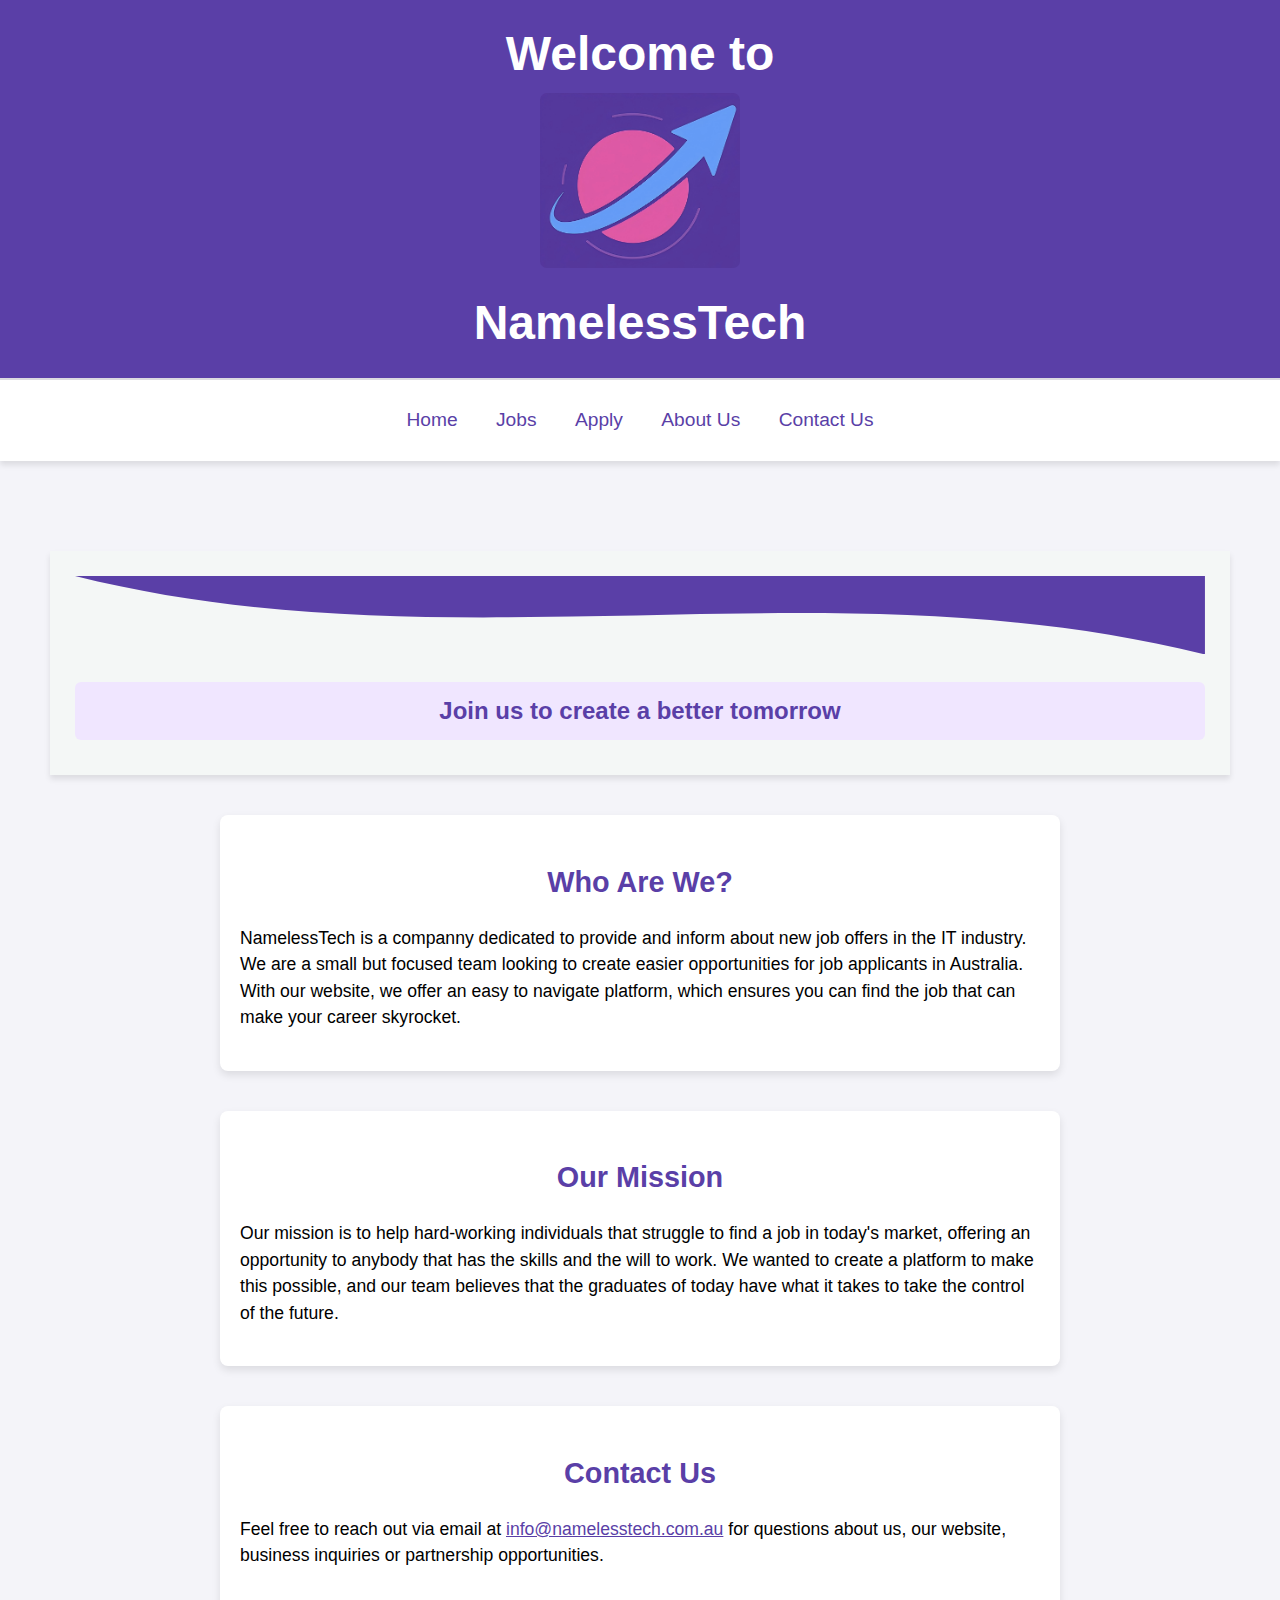
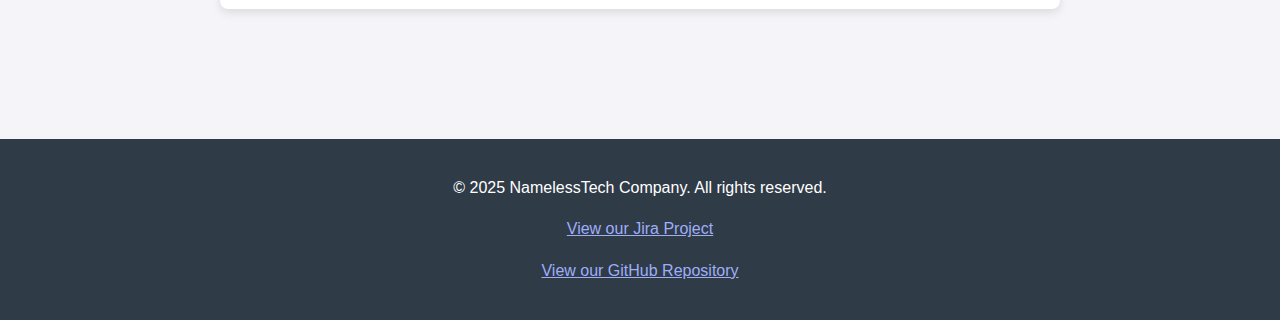
<file: index.html>
<!DOCTYPE html>
<html lang="en">
<head>
  <meta charset="UTF-8">
  <meta name="description" content="Official homepage of NamelessTech - your innovative IT solutions partner.">
  <meta name="author" content="Your Group Name">
  <meta name="viewport" content="width=device-width, initial-scale=1.0">
  <title>NamelessTech - Welcome</title>
  <link rel="stylesheet" href="./styles/style.css">
</head>
<body>

 <!-- Hero Header -->
<div class="index-hero">
  <h1>Welcome to</h1>
  <a href="index.html">
    <img src="images/image.png" alt="NamelessTech Logo" width="100" style="margin-bottom: 10px;"> <!--Logo image was created with AI (Sora) with the instruction "draw a logo as symbol of NamelessTech" in chinese-->
  </a>
  <h1>NamelessTech</h1>
</div>

<!-- Navigation Section -->
<div class="nav-section">
  <nav>
    <ul>
      <li><a href="index.html">Home</a></li>
      <li><a href="jobs.html">Jobs</a></li>
      <li><a href="apply.html">Apply</a></li>
      <li><a href="about.html">About Us</a></li>
      <li><a href="mailto:info@namelesstech.com.au" style="color: #5A3FA7;">Contact Us</a></li>
    </ul>
  </nav>
</div>


  <!-- Main Content Section -->
  <main class="section">
    <section class="index-hero-banner">
        <svg class="wave-svg" viewBox="0 0 1440 100" preserveAspectRatio="none">
          <path d="M0,0 C480,120 960,-20 1440,100 L1440,0 L0,0 Z" fill="#5A3FA7"></path>
        </svg>
      <div class="index-hero-text">
        <h2>Join us to create a better tomorrow</h2>
      </div>
    </section>
    
    
    <div class="job-description-container">
      <h2>Who Are We?</h2>
      <p>
        NamelessTech is a companny dedicated to provide and inform about new job offers in the IT industry.
        We are a small but focused team looking to create easier opportunities for job applicants in Australia.
        With our website, we offer an easy to navigate platform, which ensures you can find the job that can make your career skyrocket. 
      </p>
    </div>

    <div class="job-description-container">
      <h2>Our Mission</h2>
      <p>
        Our mission is to help hard-working individuals that struggle to find a job in today's market, offering an opportunity to anybody
        that has the skills and the will to work.
        We wanted to create a platform to make this possible, and our team believes that the graduates of today have what it takes to take the control of
        the future.

      </p>
    </div>

    <div class="job-description-container">
      <h2>Contact Us</h2>
      <p>
        Feel free to reach out via email at 
        <a href="mailto:info@namelesstech.com.au" style="color: #5A3FA7;">info@namelesstech.com.au</a> 
        for questions about us, our website, business inquiries or partnership opportunities.
      </p>
    </div>

  </main>

  <!-- Footer -->
  <footer>
    <p>&copy; 2025 NamelessTech Company. All rights reserved.</p>
    <p><a href="https://longmuyheak.atlassian.net/jira/software/projects/WEBTECH/boards/2" target="_blank" style="color: #9faef9;">View our Jira Project</a></p>
    <p><a href="https://github.com/Muyheak/Group-Assignment" target="_blank" style="color:#9faef9;">View our GitHub Repository</a></p>

  </footer>

</body>
</html>
</file>
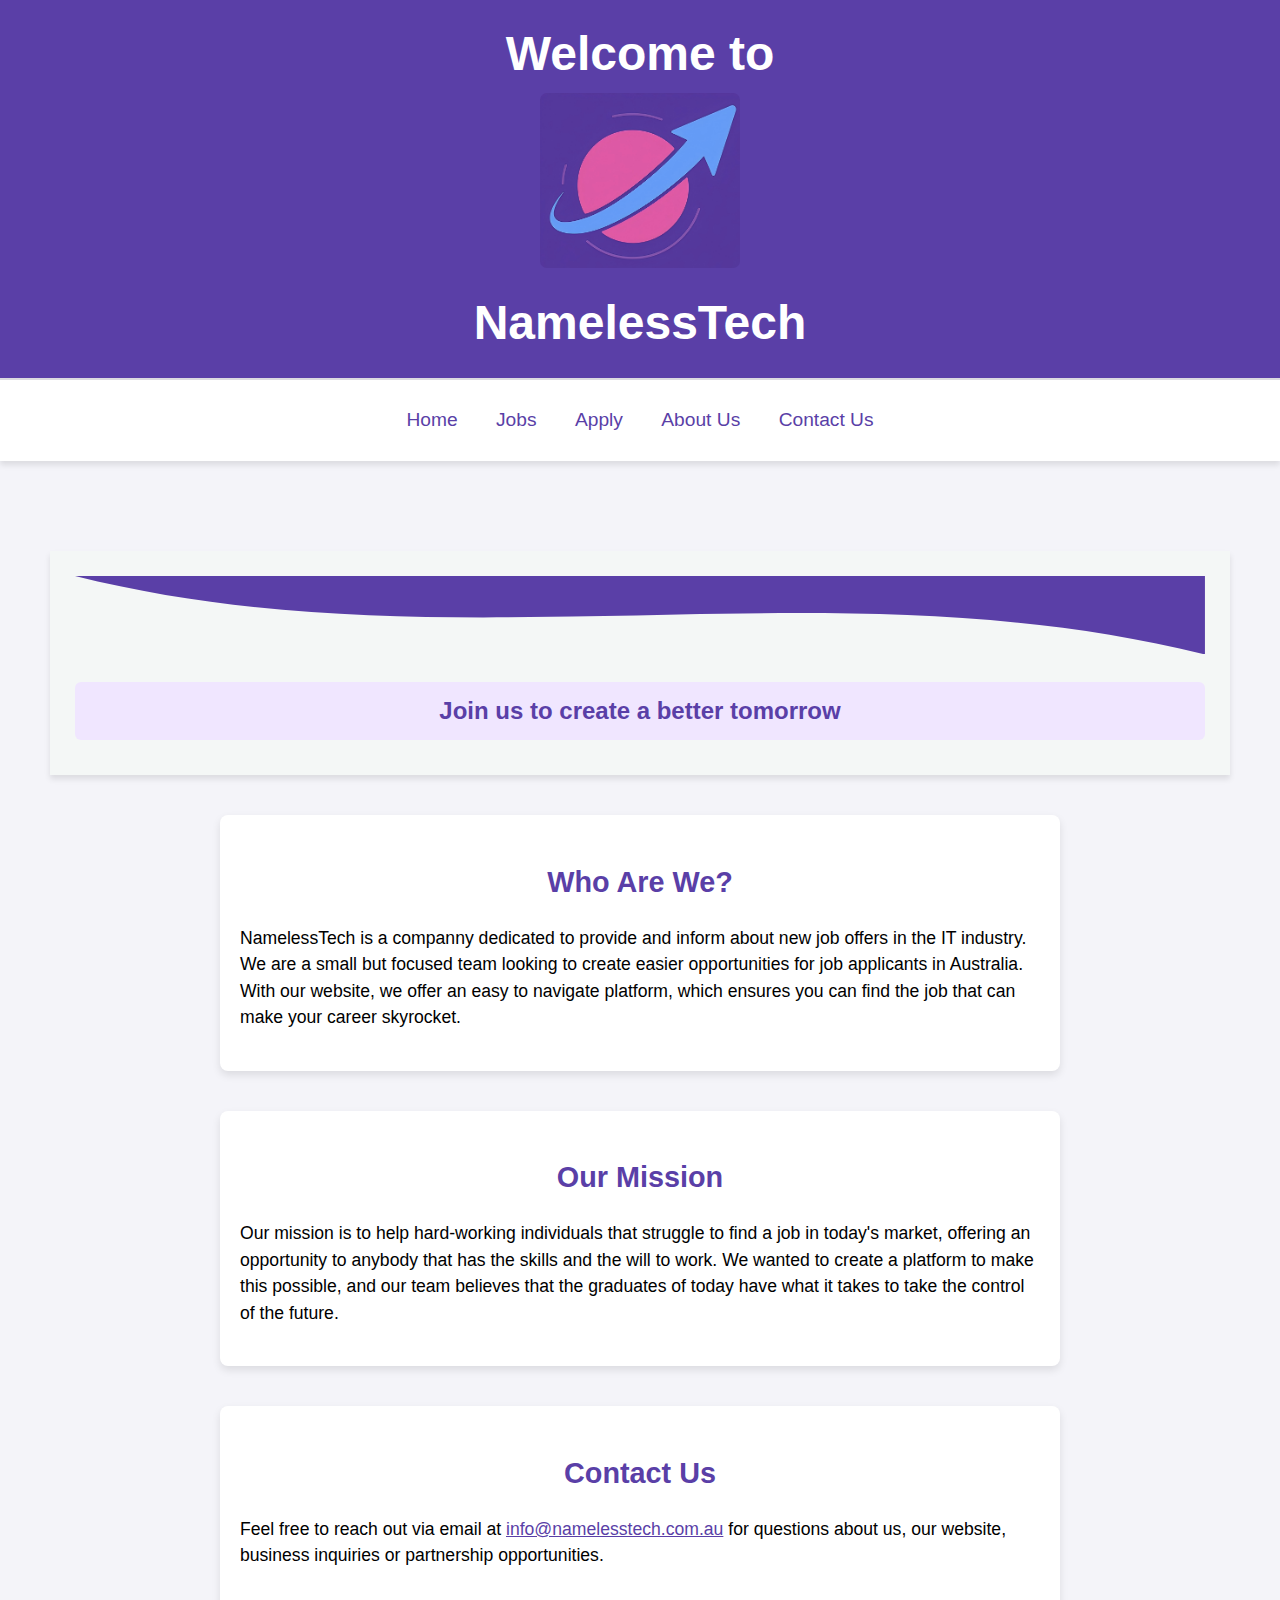
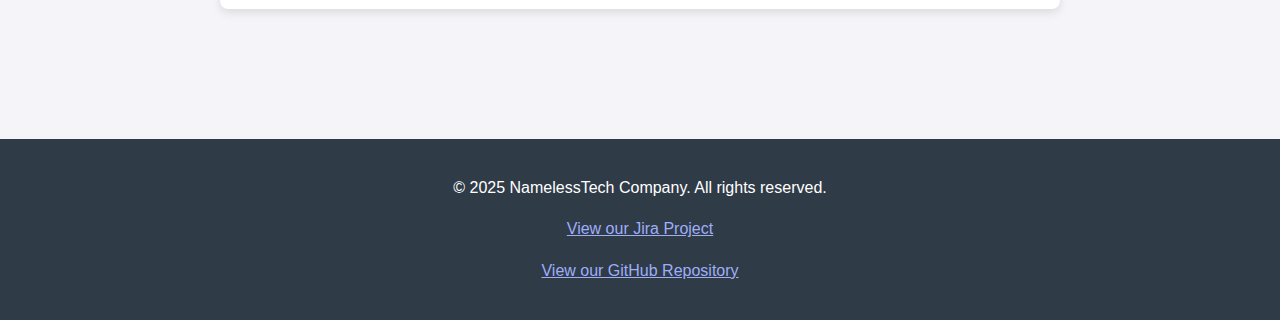
<file: project1/index.html>
<!DOCTYPE html>
<html lang="en">
<head>
  <meta charset="UTF-8">
  <meta name="description" content="Official homepage of NamelessTech - your innovative IT solutions partner.">
  <meta name="author" content="Your Group Name">
  <meta name="viewport" content="width=device-width, initial-scale=1.0">
  <title>NamelessTech - Welcome</title>
  <link rel="stylesheet" href="../styles/style.css">
</head>
<body>

 <!-- Hero Header -->
<div class="index-hero">
  <h1>Welcome to</h1>
  <a href="index.html">
    <img src="images/image.png" alt="NamelessTech Logo" width="100" style="margin-bottom: 10px;"> <!--Logo image was created with AI (Sora) with the instruction "draw a logo as symbol of NamelessTech" in chinese-->
  </a>
  <h1>NamelessTech</h1>
</div>

<!-- Navigation Section -->
<div class="nav-section">
  <nav>
    <ul>
      <li><a href="index.html">Home</a></li>
      <li><a href="jobs.html">Jobs</a></li>
      <li><a href="apply.html">Apply</a></li>
      <li><a href="about.html">About Us</a></li>
      <li><a href="mailto:info@namelesstech.com.au" style="color: #5A3FA7;">Contact Us</a></li>
    </ul>
  </nav>
</div>


  <!-- Main Content Section -->
  <main class="section">
    <section class="index-hero-banner">
        <svg class="wave-svg" viewBox="0 0 1440 100" preserveAspectRatio="none">
          <path d="M0,0 C480,120 960,-20 1440,100 L1440,0 L0,0 Z" fill="#5A3FA7"></path>
        </svg>
      <div class="index-hero-text">
        <h2>Join us to create a better tomorrow</h2>
      </div>
    </section>
    
    
    <div class="job-description-container">
      <h2>Who Are We?</h2>
      <p>
        NamelessTech is a companny dedicated to provide and inform about new job offers in the IT industry.
        We are a small but focused team looking to create easier opportunities for job applicants in Australia.
        With our website, we offer an easy to navigate platform, which ensures you can find the job that can make your career skyrocket. 
      </p>
    </div>

    <div class="job-description-container">
      <h2>Our Mission</h2>
      <p>
        Our mission is to help hard-working individuals that struggle to find a job in today's market, offering an opportunity to anybody
        that has the skills and the will to work.
        We wanted to create a platform to make this possible, and our team believes that the graduates of today have what it takes to take the control of
        the future.

      </p>
    </div>

    <div class="job-description-container">
      <h2>Contact Us</h2>
      <p>
        Feel free to reach out via email at 
        <a href="mailto:info@namelesstech.com.au" style="color: #5A3FA7;">info@namelesstech.com.au</a> 
        for questions about us, our website, business inquiries or partnership opportunities.
      </p>
    </div>

  </main>

  <!-- Footer -->
  <footer>
    <p>&copy; 2025 NamelessTech Company. All rights reserved.</p>
    <p><a href="https://longmuyheak.atlassian.net/jira/software/projects/WEBTECH/boards/2" style="color: #9faef9;">View our Jira Project</a></p>
    <p><a href="https://github.com/Muyheak/Group-Assignment" style="color:#9faef9;">View our GitHub Repository</a></p>

  </footer>

</body>
</html>
</file>
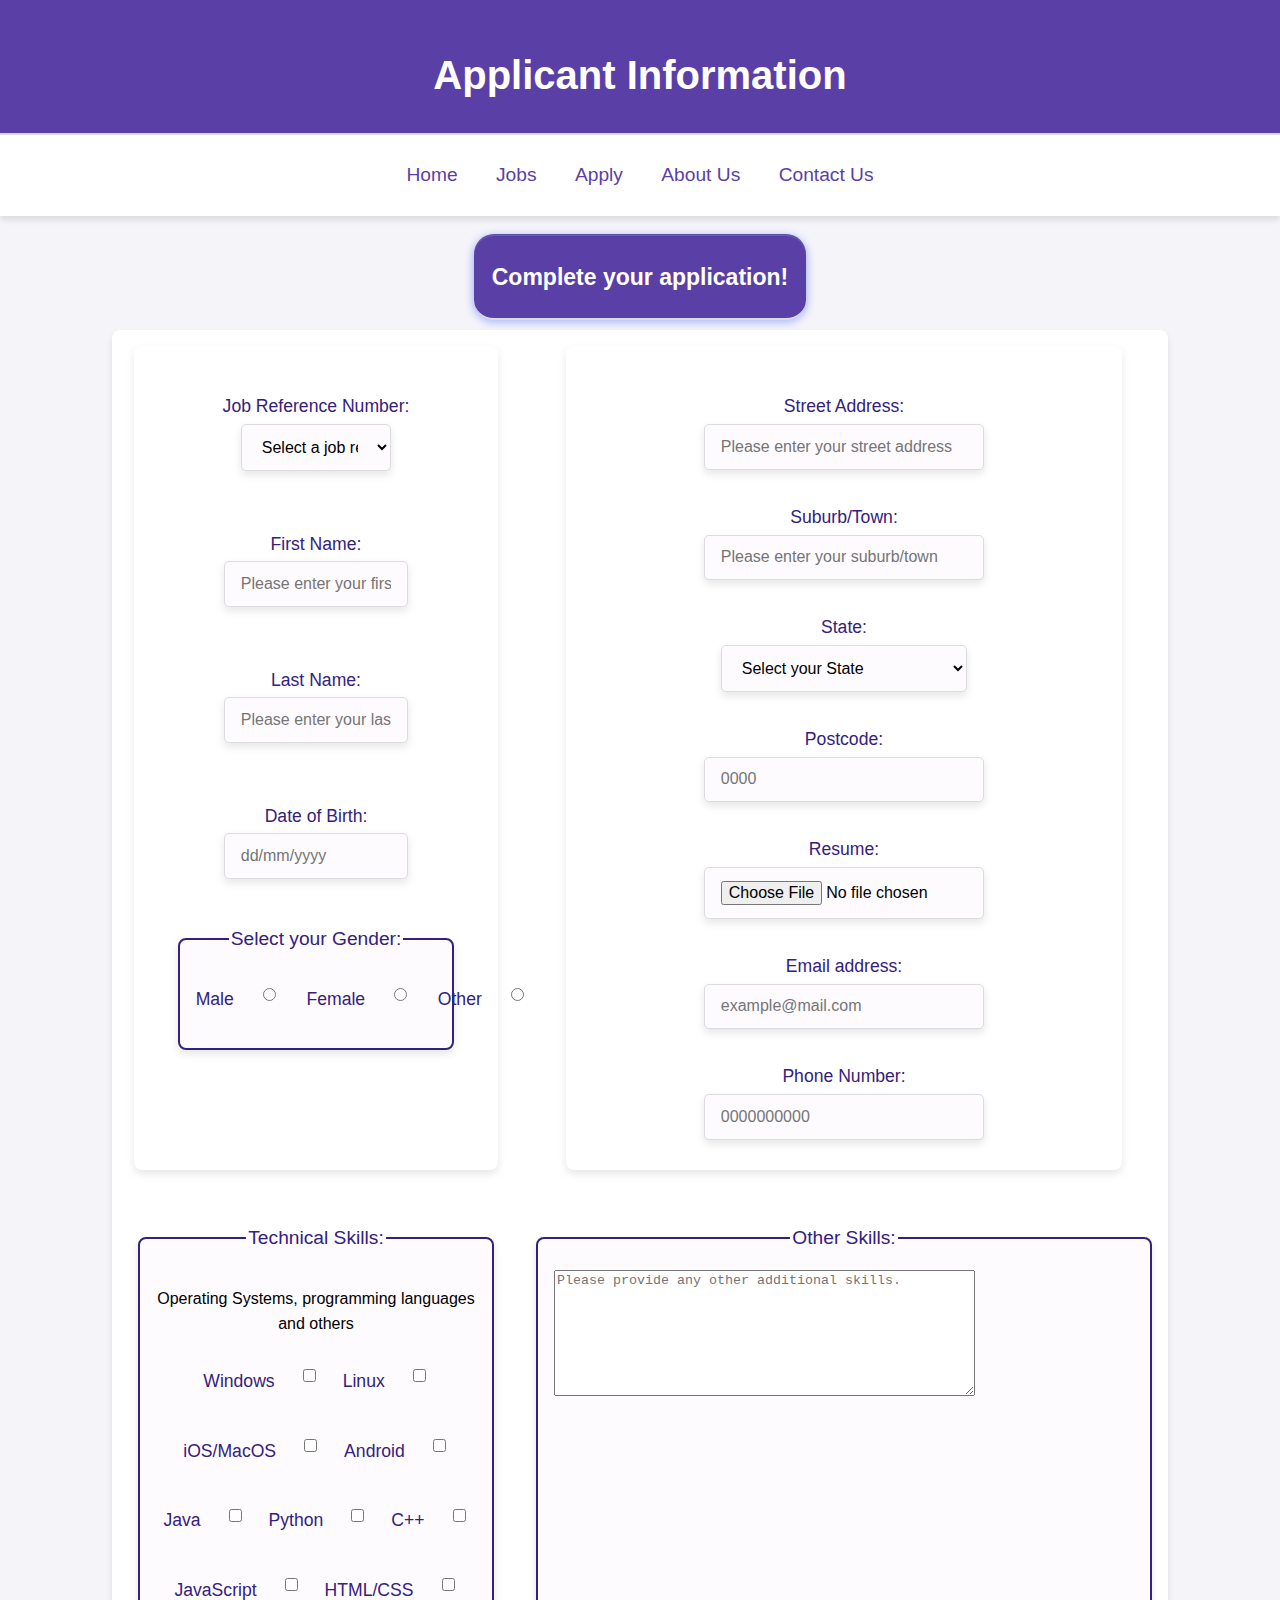
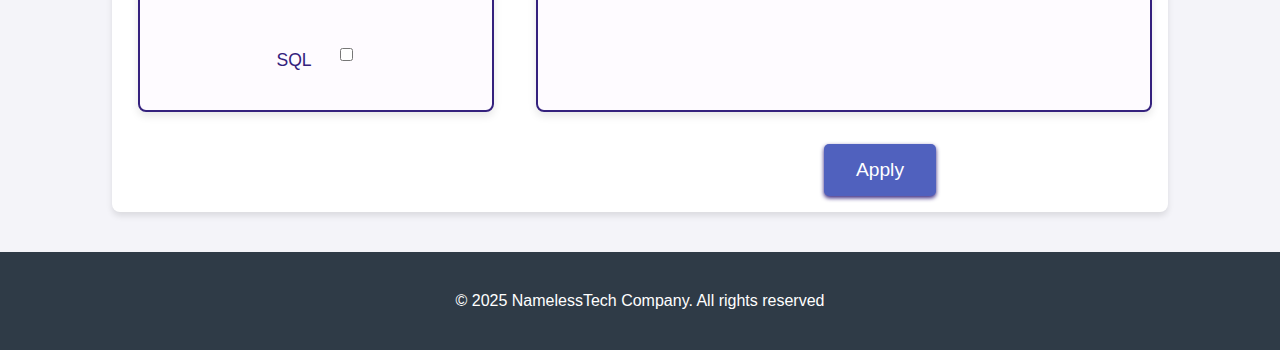
<file: apply.html>
<!DOCTYPE html>
<html lang="en">
<head>
    <meta charset="UTF-8">
    <meta name="viewport" content="width=device-width, initial-scale=1.0">
    <link rel="stylesheet" href="./styles/style.css"> <!--Link to CSS file-->
    <title>Job Application</title>
</head>
<body>
    <header class="header-apply">
        <h1>Applicant Information</h1>
    </header>
    <div class="nav-section"> <!--Menu navigation-->
        <nav>
          <ul>
            <li><a href="index.html">Home</a></li>
            <li><a href="jobs.html">Jobs</a></li>
            <li><a href="apply.html">Apply</a></li>
            <li><a href="about.html">About Us</a></li>
            <li><a href="mailto:info@namelesstech.com.au" style="color: #5A3FA7;">Contact Us</a></li><!--"Contact us" button redirecting to email address-->
          </ul>
        </nav>
      </div>
    <h1 class="header-complete">Complete your application!</h1>

    
    <form class="grid-layout" action="https://mercury.swin.edu.au/it000000/formtest.php" method="post" enctype="multipart/form-data"><!--Form creation that connects to the given database that will storage the result-->
        <div class="container">
            <label for="job_ref_number">Job Reference Number: </label> <!--Dropdown list including our job reference numbers-->
            <select name="job_ref_number" id="job_ref_number" required>
                <option value="" disabled selected>Select a job reference number</option>
                <option value="ITS01">ITS01</option>
                <option value="DTS02">DTS02</option>
                <option value="SWE03">SWE03</option>
                <option value="UID04">UID04</option>
            </select><br><br>
            <!--Input for the user to fill in with personal information-->
            <label for="firstname">First Name: </label>
            <input type="text" id="firstname" name="firstname" maxlength="20" placeholder="Please enter your first name" required><br><br>

            <label for="lastname">Last Name: </label>
            <input type="text" id="lastname" name="lastname" maxlength="20" placeholder="Please enter your last name" required><br><br>

            <label for="dob">Date of Birth: </label>
            <input type="text" id="dob" name="dob" pattern="\d{2}/\d{2}/\d{4}" placeholder="dd/mm/yyyy" required><br><br> <!--Date of birth with required pattern-->

            <fieldset>
                <legend>Select your Gender: </legend>
                <div class="radio-row">
                    <label for="Male">Male</label>
                    <input type="radio" id="Male" name="gender" value="Male" required>

                    <label for="Female">Female</label>
                    <input type="radio" id="Female" name="gender" value="Female">

                    <label for="Other">Other</label>
                    <input type="radio" id="Other" name="gender" value="Other">
                </div>
            </fieldset>
        </div>

        <div class="container2">
            <label for="Street">Street Address: </label>
            <input type="text" id="Street" name="Street" maxlength="50" placeholder="Please enter your street address" required><br>

            <label for="suburb">Suburb/Town: </label>
            <input type="text" id="suburb" name="suburb" maxlength="50" placeholder="Please enter your suburb/town" required><br>

            <label for="state">State: </label>
            <select name="state" id="state" required>
                <option value="" disabled selected>Select your State</option>
                <option value="VIC">VIC</option>
                <option value="NSW">NSW</option>
                <option value="QLD">QLD</option>
                <option value="NT">NT</option>
                <option value="WA">WA</option>
                <option value="SA">SA</option>
                <option value="TAS">TAS</option>
                <option value="ACT">ACT</option>
            </select><br>

            <label for="postcode">Postcode: </label>
            <input type="text" id="postcode" name="postcode" pattern="^(0[2-9]\d{2}|[1-9]\d{3})$" maxlength="4" placeholder="0000" required><br> <!--Postcode with required pattern-->

            <label for="resume">Resume:</label>
            <input type="file" id="resume" name="resume" accept=".pdf,.doc,.docx" required><br>

            <label for="email">Email address: </label>
            <input type="email" id="email" name="email" placeholder="example@mail.com" required><br>

            <label for="phone">Phone Number: </label>
            <input type="tel" id="phone" name="phone" pattern="(\d\s?){8,12}$" minlength="8" maxlength="12" placeholder="0000000000" required><br>
        </div>

        <fieldset class="checkbox-group">
            <legend>Technical Skills: </legend>
            <div class="tskills">
            <p>Operating Systems, programming languages and others</p>
            </div>
            <div class="checkbox-row">
                <label for="skill1">Windows</label>
                <input type="checkbox" id="skill1" name="skills" value="Windows">
                <label for="skill2">Linux</label>
                <input type="checkbox" id="skill2" name="skills" value="Linux">

                <label for="skill3">iOS/MacOS</label>
                <input type="checkbox" id="skill3" name="skills" value="MacOS">

                <label for="skill4">Android</label>
                <input type="checkbox" id="skill4" name="skills" value="Android">
                <label for="pr1">Java</label>
                <input type="checkbox" id="pr1" name="skills" value="Java">

                <label for="pr2">Python</label>
                <input type="checkbox" id="pr2" name="skills" value="Python">

                <label for="pr3">C++</label>
                <input type="checkbox" id="pr3" name="skills" value="C++">

                <label for="pr4">JavaScript</label>
                <input type="checkbox" id="pr4" name="skills" value="JavaScript">

                <label for="pr5">HTML/CSS</label>
                <input type="checkbox" id="pr5" name="skills" value="HTML/CSS">

                <label for="pr6">SQL</label>
                <input type="checkbox" id="pr6" name="skills" value="SQL">
            </div>
        </fieldset>

        <fieldset class="other-skills">
            <legend>Other Skills: </legend>
            <textarea id="otherskills" name="otherskills" rows="8" cols="50" maxlength="300" placeholder="Please provide any other additional skills."></textarea>
        </fieldset>

        <div class="submit"> <!--Submit button to end Form-->
            <input type="submit" value="Apply">
        </div>
    </form>

    <footer class="footer-apply">
        <p>&copy; 2025 NamelessTech Company. All rights reserved</p>
    </footer>
</body>
</html>
</file>
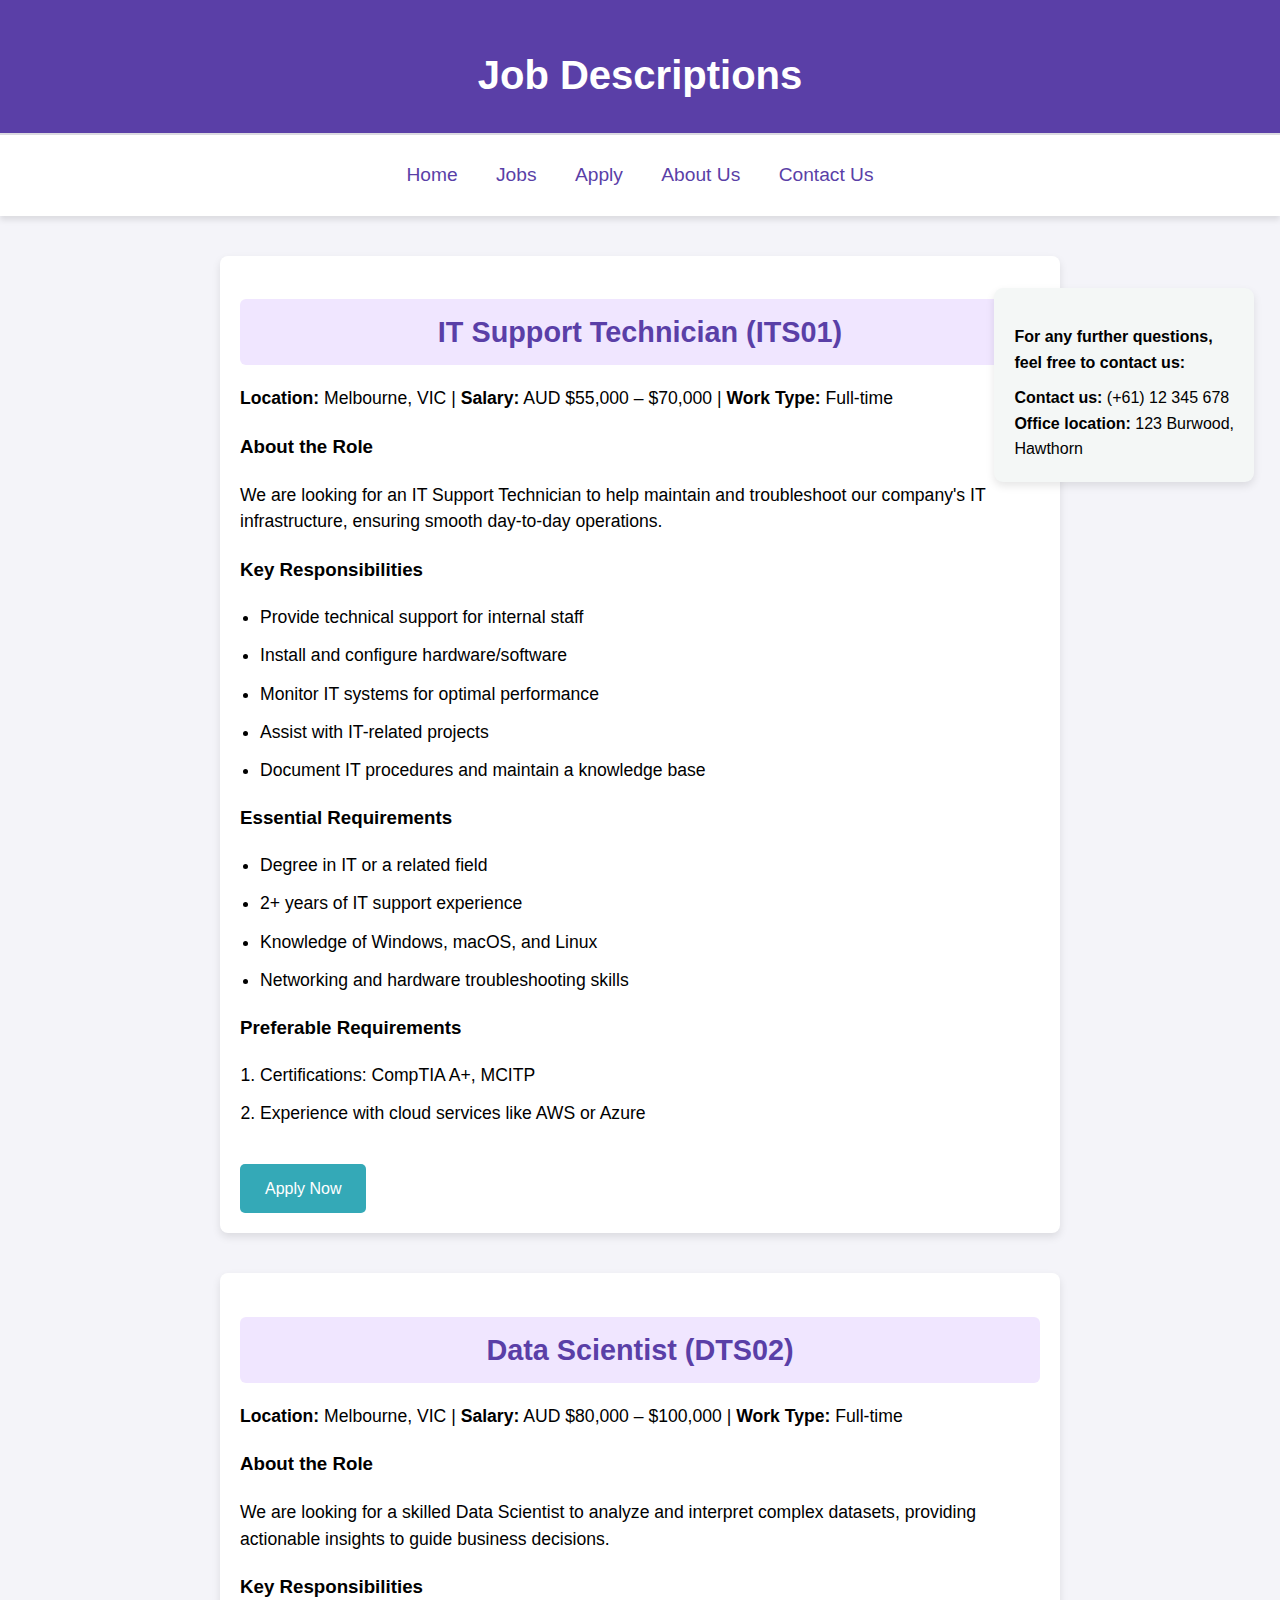
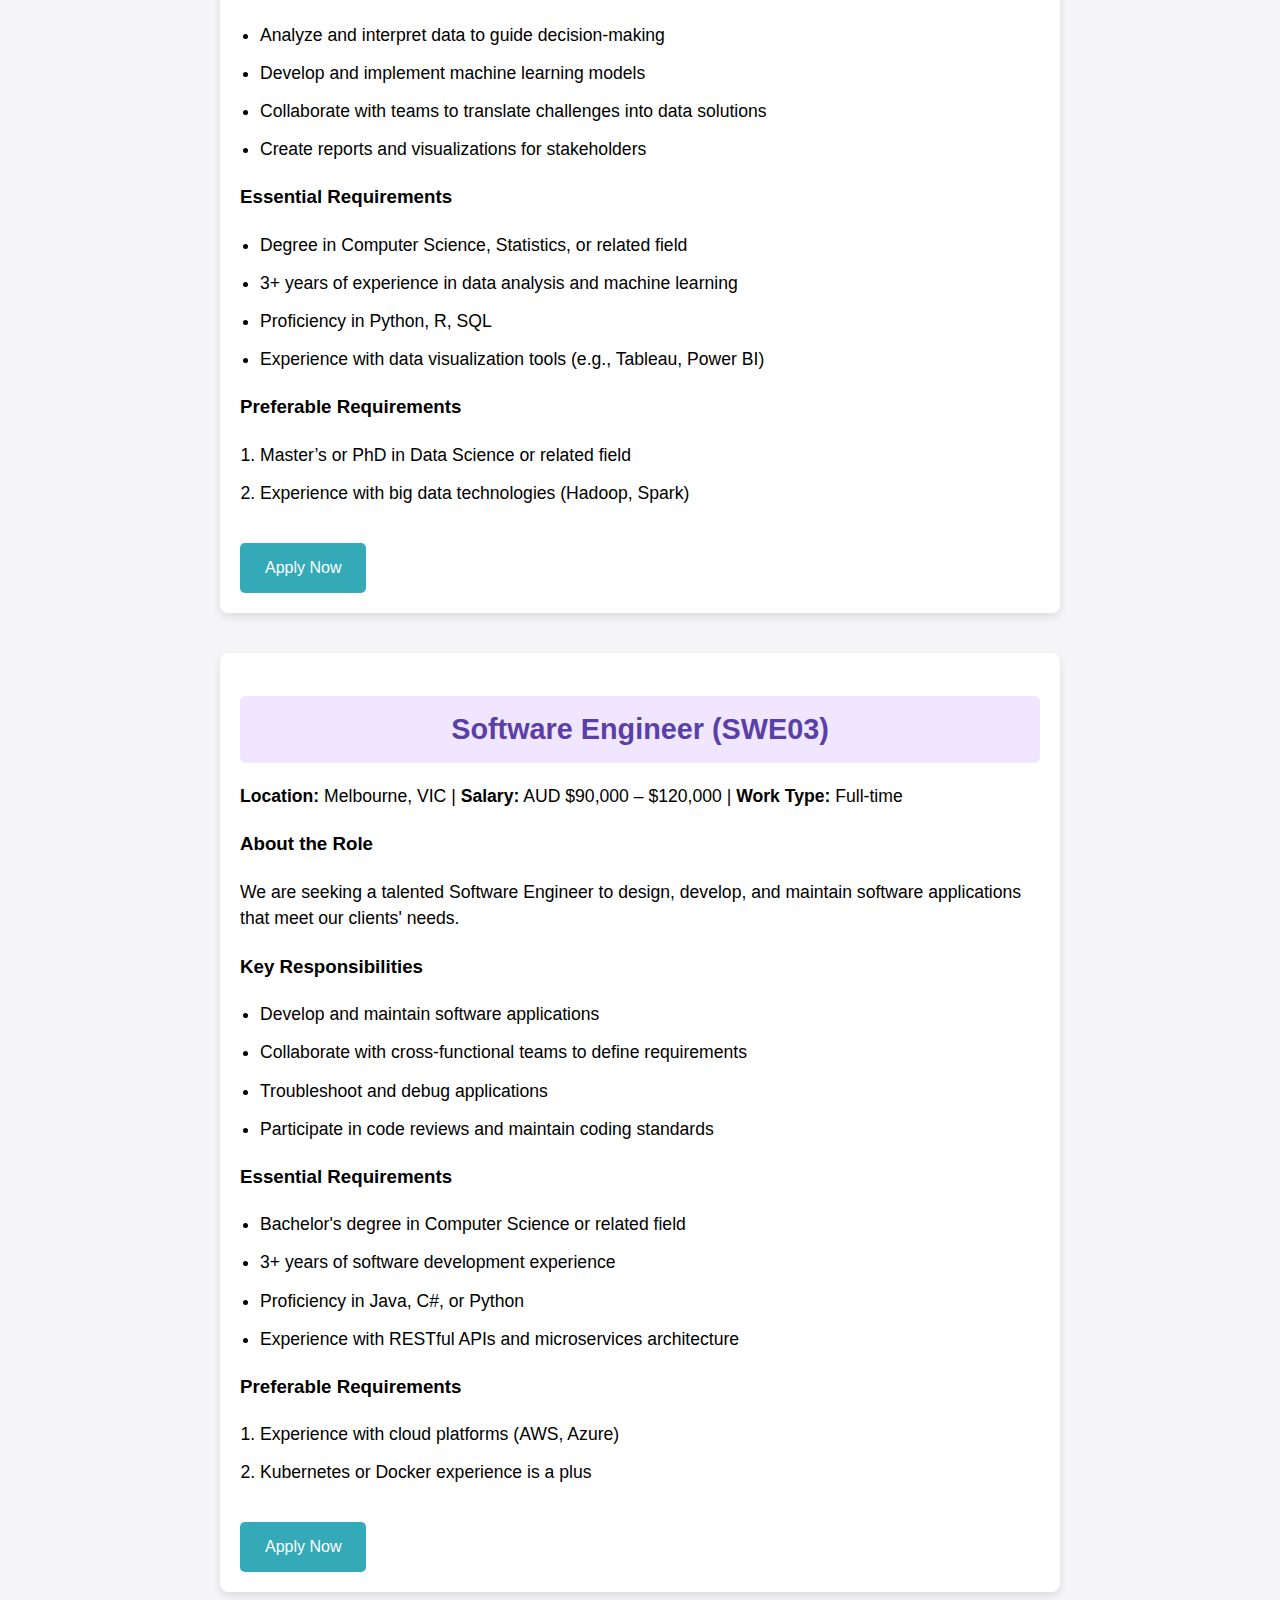
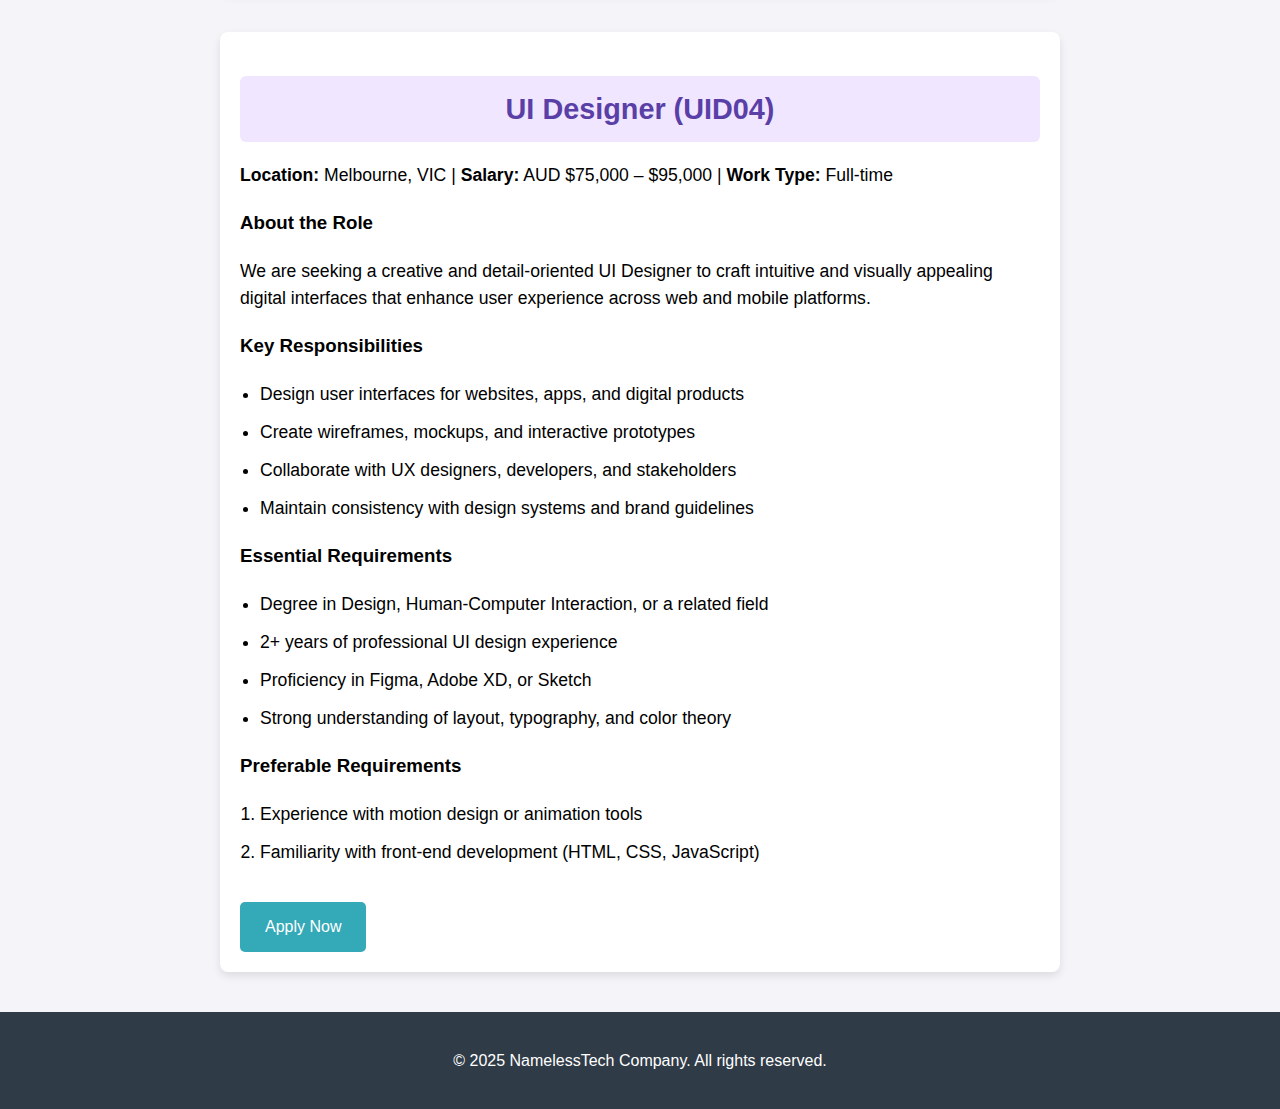
<file: jobs.html>
<!DOCTYPE html>
<html lang="en">
<head>
  <meta charset="UTF-8">
  <meta name="viewport" content="width=device-width, initial-scale=1.0">
  <title>Job Descriptions</title>
  <link href="./styles/style.css" rel="stylesheet">
</head>

<body>

  <header class="hero">
    <h1>Job Descriptions</h1>
  </header>
  <div class="nav-section">
    <nav>
      <ul>
        <li><a href="index.html">Home</a></li>
        <li><a href="jobs.html">Jobs</a></li>
        <li><a href="apply.html">Apply</a></li>
        <li><a href="about.html">About Us</a></li>
        <li><a href="mailto:info@namelesstech.com.au" style="color: #5A3FA7;">Contact Us</a></li>
      </ul>
    </nav>
  </div>

  <!--Use ChatGPT to generate a job description info-->
  <!--IT support Technician Job-->
  <main>
    <section id="it-support" class="job-description-container">
      <h2>IT Support Technician (ITS01)</h2>
      <p><strong>Location:</strong> Melbourne, VIC | <strong>Salary:</strong> AUD $55,000 – $70,000 | <strong>Work Type:</strong> Full-time</p>

      <h3>About the Role</h3>
      <p>We are looking for an IT Support Technician to help maintain and troubleshoot our company's IT infrastructure, ensuring smooth day-to-day operations.</p>

      <h3>Key Responsibilities</h3>
      <ul>
        <li>Provide technical support for internal staff</li>
        <li>Install and configure hardware/software</li>
        <li>Monitor IT systems for optimal performance</li>
        <li>Assist with IT-related projects</li>
        <li>Document IT procedures and maintain a knowledge base</li>
      </ul>

      <h3>Essential Requirements</h3>
      <ul>
        <li>Degree in IT or a related field</li>
        <li>2+ years of IT support experience</li>
        <li>Knowledge of Windows, macOS, and Linux</li>
        <li>Networking and hardware troubleshooting skills</li>
      </ul>

      <h3>Preferable Requirements</h3>
      <ol>
        <li>Certifications: CompTIA A+, MCITP</li>
        <li>Experience with cloud services like AWS or Azure</li>
      </ol>

      <a href="./apply.html" class="cta-button">Apply Now</a>
    </section>

    <!--Data Science Job-->

    <section id="data-scientist" class="job-description-container">
      <h2>Data Scientist (DTS02)</h2>
      <p><strong>Location:</strong> Melbourne, VIC | <strong>Salary:</strong> AUD $80,000 – $100,000 | <strong>Work Type:</strong> Full-time</p>

      <h3>About the Role</h3>
      <p>We are looking for a skilled Data Scientist to analyze and interpret complex datasets, providing actionable insights to guide business decisions.</p>

      <h3>Key Responsibilities</h3>
      <ul>
        <li>Analyze and interpret data to guide decision-making</li>
        <li>Develop and implement machine learning models</li>
        <li>Collaborate with teams to translate challenges into data solutions</li>
        <li>Create reports and visualizations for stakeholders</li>
      </ul>

      <h3>Essential Requirements</h3>
      <ul>
        <li>Degree in Computer Science, Statistics, or related field</li>
        <li>3+ years of experience in data analysis and machine learning</li>
        <li>Proficiency in Python, R, SQL</li>
        <li>Experience with data visualization tools (e.g., Tableau, Power BI)</li>
      </ul>

      <h3>Preferable Requirements</h3>
      <ol>
        <li>Master’s or PhD in Data Science or related field</li>
        <li>Experience with big data technologies (Hadoop, Spark)</li>
      </ol>

      <a href="./apply.html" class="cta-button">Apply Now</a>
    </section>

    <!--Software Engineer Job-->
    <section id="software-engineer" class="job-description-container">
      <h2>Software Engineer (SWE03)</h2>
      <p><strong>Location:</strong> Melbourne, VIC | <strong>Salary:</strong> AUD $90,000 – $120,000 | <strong>Work Type:</strong> Full-time</p>

      <h3>About the Role</h3>
      <p>We are seeking a talented Software Engineer to design, develop, and maintain software applications that meet our clients' needs.</p>

      <h3>Key Responsibilities</h3>
      <ul>
        <li>Develop and maintain software applications</li>
        <li>Collaborate with cross-functional teams to define requirements</li>
        <li>Troubleshoot and debug applications</li>
        <li>Participate in code reviews and maintain coding standards</li>
      </ul>

      <h3>Essential Requirements</h3>
      <ul>
        <li>Bachelor's degree in Computer Science or related field</li>
        <li>3+ years of software development experience</li>
        <li>Proficiency in Java, C#, or Python</li>
        <li>Experience with RESTful APIs and microservices architecture</li>
      </ul>

      <h3>Preferable Requirements</h3>
      <ol>
        <li>Experience with cloud platforms (AWS, Azure)</li>
        <li>Kubernetes or Docker experience is a plus</li>
      </ol>

      <a href="./apply.html" class="cta-button">Apply Now</a>
    </section>
    <section id="ui-designer" class="job-description-container">

      <!--UI Designer Job-->
      <h2>UI Designer (UID04)</h2>
      <p><strong>Location:</strong> Melbourne, VIC | <strong>Salary:</strong> AUD $75,000 – $95,000 | <strong>Work Type:</strong> Full-time</p>
    
      <h3>About the Role</h3>
      <p>We are seeking a creative and detail-oriented UI Designer to craft intuitive and visually appealing digital interfaces that enhance user experience across web and mobile platforms.</p>
    
      <h3>Key Responsibilities</h3>
      <ul>
        <li>Design user interfaces for websites, apps, and digital products</li>
        <li>Create wireframes, mockups, and interactive prototypes</li>
        <li>Collaborate with UX designers, developers, and stakeholders</li>
        <li>Maintain consistency with design systems and brand guidelines</li>
      </ul>
    
      <h3>Essential Requirements</h3>
      <ul>
        <li>Degree in Design, Human-Computer Interaction, or a related field</li>
        <li>2+ years of professional UI design experience</li>
        <li>Proficiency in Figma, Adobe XD, or Sketch</li>
        <li>Strong understanding of layout, typography, and color theory</li>
      </ul>
    
      <h3>Preferable Requirements</h3>
      <ol>
        <li>Experience with motion design or animation tools</li>
        <li>Familiarity with front-end development (HTML, CSS, JavaScript)</li>
      </ol>
    
      <a href="./apply.html" class="cta-button">Apply Now</a>
    </section>
    
  </main>

 
    <aside class="sidebar">
      <h3>For any further questions, feel free to contact us:</h3>
      <ul>
        <li><strong>Contact us:</strong> (+61) 12 345 678</li>
        <li><strong>Office location:</strong> 123 Burwood, Hawthorn</li>
      </ul>
    </aside>
  
  

  <footer>
    <p>&copy; 2025 NamelessTech Company. All rights reserved.</p>
  </footer>

</body>
</html>
</file>
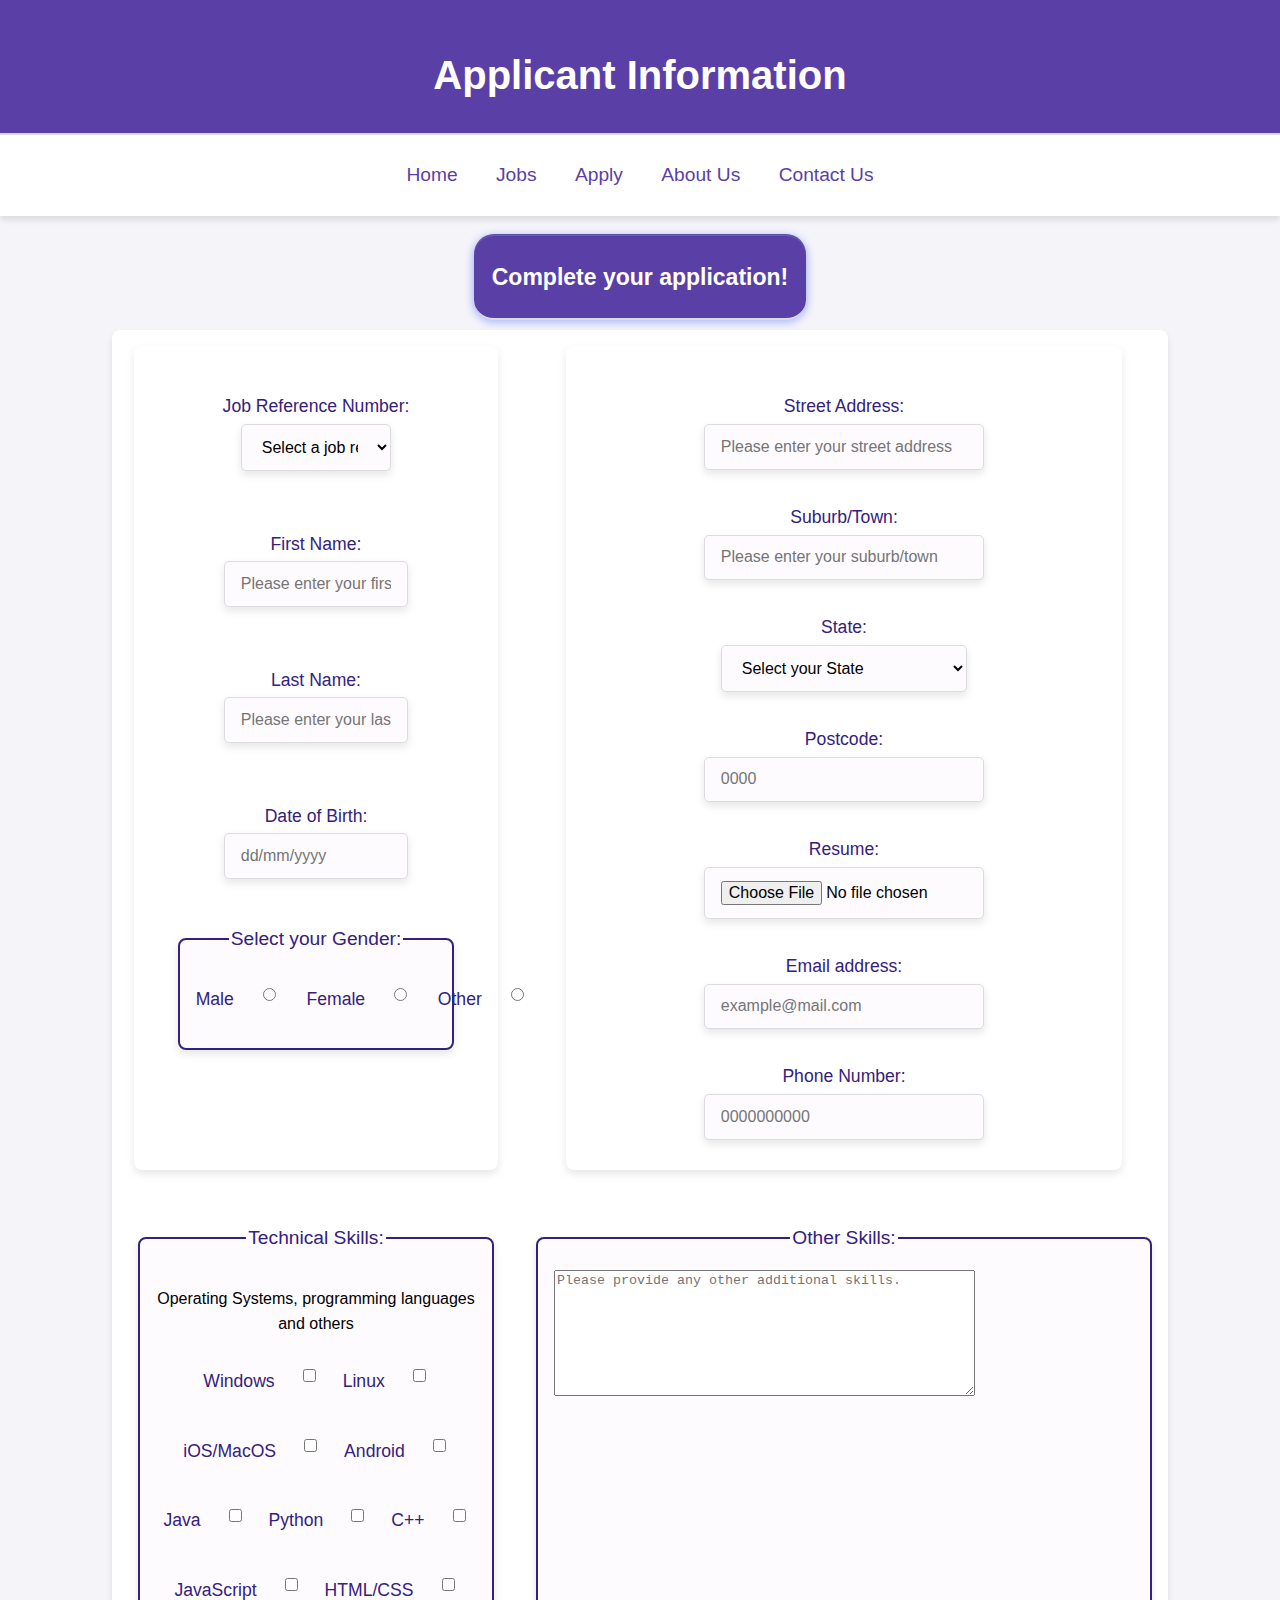
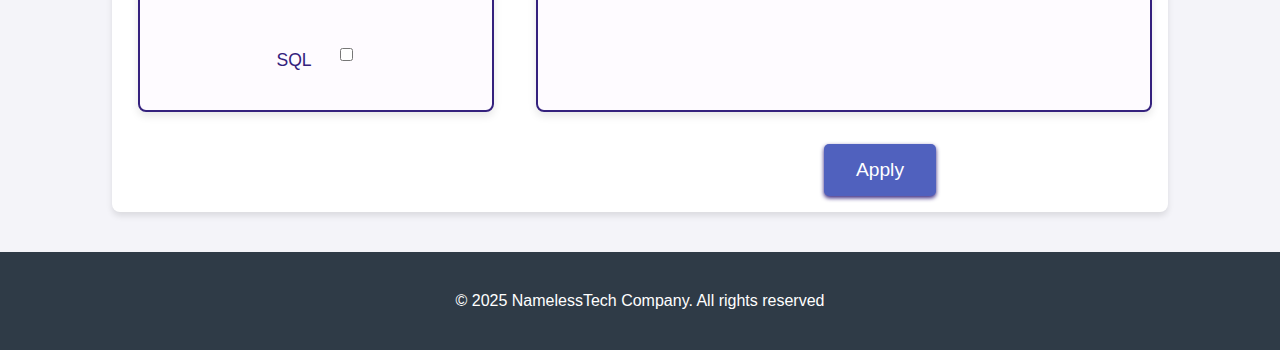
<file: project1/apply.html>
<!DOCTYPE html>
<html lang="en">
<head>
    <meta charset="UTF-8">
    <meta name="viewport" content="width=device-width, initial-scale=1.0">
    <link rel="stylesheet" href="../styles/style.css"> <!--Link to CSS file-->
    <title>Job Application</title>
</head>
<body>
    <header class="header-apply">
        <h1>Applicant Information</h1>
    </header>
    <div class="nav-section"> <!--Menu navigation-->
        <nav>
          <ul>
            <li><a href="index.html">Home</a></li>
            <li><a href="jobs.html">Jobs</a></li>
            <li><a href="apply.html">Apply</a></li>
            <li><a href="about.html">About Us</a></li>
            <li><a href="mailto:info@namelesstech.com.au" style="color: #5A3FA7;">Contact Us</a></li><!--"Contact us" button redirecting to email address-->
          </ul>
        </nav>
      </div>
    <h1 class="header-complete">Complete your application!</h1>

    
    <form class="grid-layout" action="https://mercury.swin.edu.au/it000000/formtest.php" method="post" enctype="multipart/form-data"><!--Form creation that connects to the given database that will storage the result-->
        <div class="container">
            <label for="job_ref_number">Job Reference Number: </label> <!--Dropdown list including our job reference numbers-->
            <select name="job_ref_number" id="job_ref_number" required>
                <option value="" disabled selected>Select a job reference number</option>
                <option value="ITS01">ITS01</option>
                <option value="DTS02">DTS02</option>
                <option value="SWE03">SWE03</option>
                <option value="UID04">UID04</option>
            </select><br><br>
            <!--Input for the user to fill in with personal information-->
            <label for="firstname">First Name: </label>
            <input type="text" id="firstname" name="firstname" maxlength="20" placeholder="Please enter your first name" required><br><br>

            <label for="lastname">Last Name: </label>
            <input type="text" id="lastname" name="lastname" maxlength="20" placeholder="Please enter your last name" required><br><br>

            <label for="dob">Date of Birth: </label>
            <input type="text" id="dob" name="dob" pattern="\d{2}/\d{2}/\d{4}" placeholder="dd/mm/yyyy" required><br><br> <!--Date of birth with required pattern-->

            <fieldset>
                <legend>Select your Gender: </legend>
                <div class="radio-row">
                    <label for="Male">Male</label>
                    <input type="radio" id="Male" name="gender" value="Male" required>

                    <label for="Female">Female</label>
                    <input type="radio" id="Female" name="gender" value="Female">

                    <label for="Other">Other</label>
                    <input type="radio" id="Other" name="gender" value="Other">
                </div>
            </fieldset>
        </div>

        <div class="container2">
            <label for="Street">Street Address: </label>
            <input type="text" id="Street" name="Street" maxlength="50" placeholder="Please enter your street address" required><br>

            <label for="suburb">Suburb/Town: </label>
            <input type="text" id="suburb" name="suburb" maxlength="50" placeholder="Please enter your suburb/town" required><br>

            <label for="state">State: </label>
            <select name="state" id="state" required>
                <option value="" disabled selected>Select your State</option>
                <option value="VIC">VIC</option>
                <option value="NSW">NSW</option>
                <option value="QLD">QLD</option>
                <option value="NT">NT</option>
                <option value="WA">WA</option>
                <option value="SA">SA</option>
                <option value="TAS">TAS</option>
                <option value="ACT">ACT</option>
            </select><br>

            <label for="postcode">Postcode: </label>
            <input type="text" id="postcode" name="postcode" pattern="^(0[2-9]\d{2}|[1-9]\d{3})$" maxlength="4" placeholder="0000" required><br> <!--Postcode with required pattern-->

            <label for="resume">Resume:</label>
            <input type="file" id="resume" name="resume" accept=".pdf,.doc,.docx" required><br>

            <label for="email">Email address: </label>
            <input type="email" id="email" name="email" placeholder="example@mail.com" required><br>

            <label for="phone">Phone Number: </label>
            <input type="tel" id="phone" name="phone" pattern="(\d\s?){8,12}$" minlength="8" maxlength="12" placeholder="0000000000" required><br>
        </div>

        <fieldset class="checkbox-group">
            <legend>Technical Skills: </legend>
            <div class="tskills">
            <p>Operating Systems, programming languages and others</p>
            </div>
            <div class="checkbox-row">
                <label for="skill1">Windows</label>
                <input type="checkbox" id="skill1" name="skills" value="Windows">
                <label for="skill2">Linux</label>
                <input type="checkbox" id="skill2" name="skills" value="Linux">

                <label for="skill3">iOS/MacOS</label>
                <input type="checkbox" id="skill3" name="skills" value="MacOS">

                <label for="skill4">Android</label>
                <input type="checkbox" id="skill4" name="skills" value="Android">
                <label for="pr1">Java</label>
                <input type="checkbox" id="pr1" name="skills" value="Java">

                <label for="pr2">Python</label>
                <input type="checkbox" id="pr2" name="skills" value="Python">

                <label for="pr3">C++</label>
                <input type="checkbox" id="pr3" name="skills" value="C++">

                <label for="pr4">JavaScript</label>
                <input type="checkbox" id="pr4" name="skills" value="JavaScript">

                <label for="pr5">HTML/CSS</label>
                <input type="checkbox" id="pr5" name="skills" value="HTML/CSS">

                <label for="pr6">SQL</label>
                <input type="checkbox" id="pr6" name="skills" value="SQL">
            </div>
        </fieldset>

        <fieldset class="other-skills">
            <legend>Other Skills: </legend>
            <textarea id="otherskills" name="otherskills" rows="8" cols="50" maxlength="300" placeholder="Please provide any other additional skills."></textarea>
        </fieldset>

        <div class="submit"> <!--Submit button to end Form-->
            <input type="submit" value="Apply">
        </div>
    </form>

    <footer class="footer-apply">
        <p>&copy; 2025 NamelessTech Company. All rights reserved</p>
    </footer>
</body>
</html>
</file>
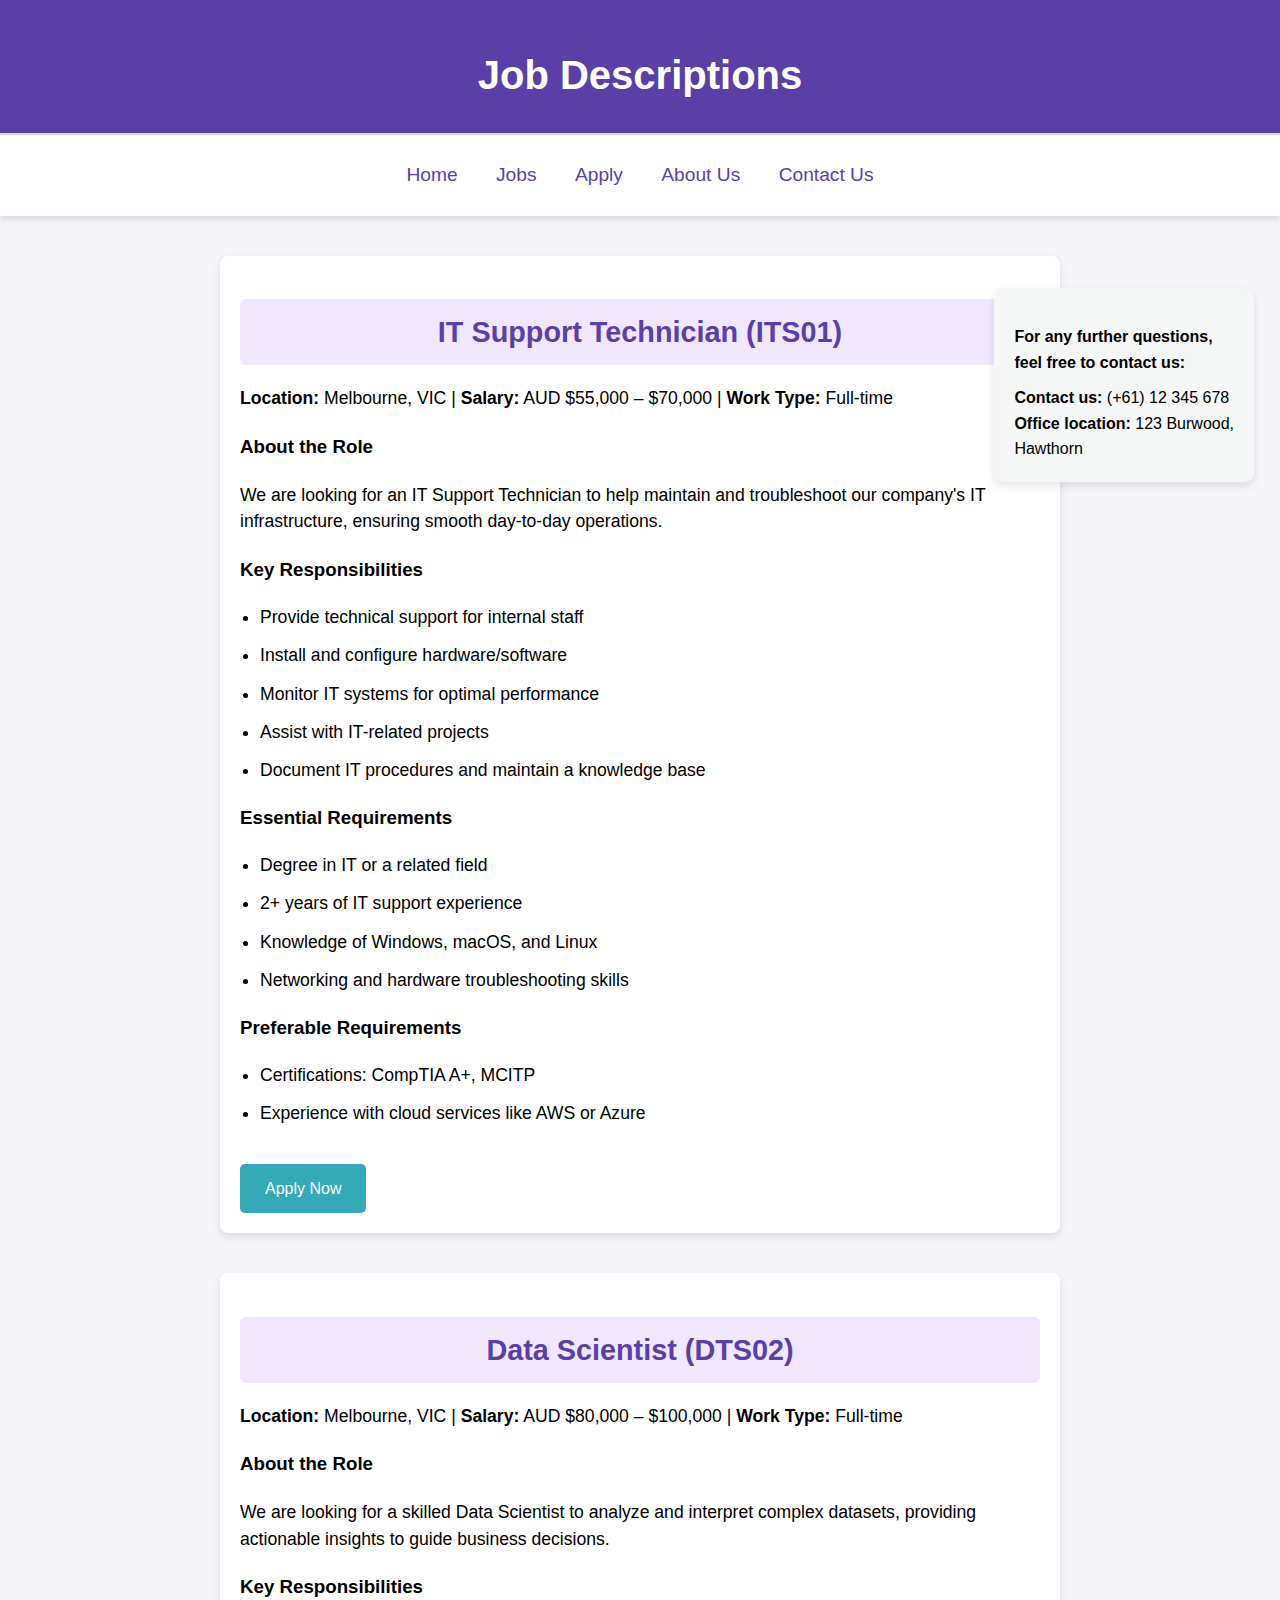
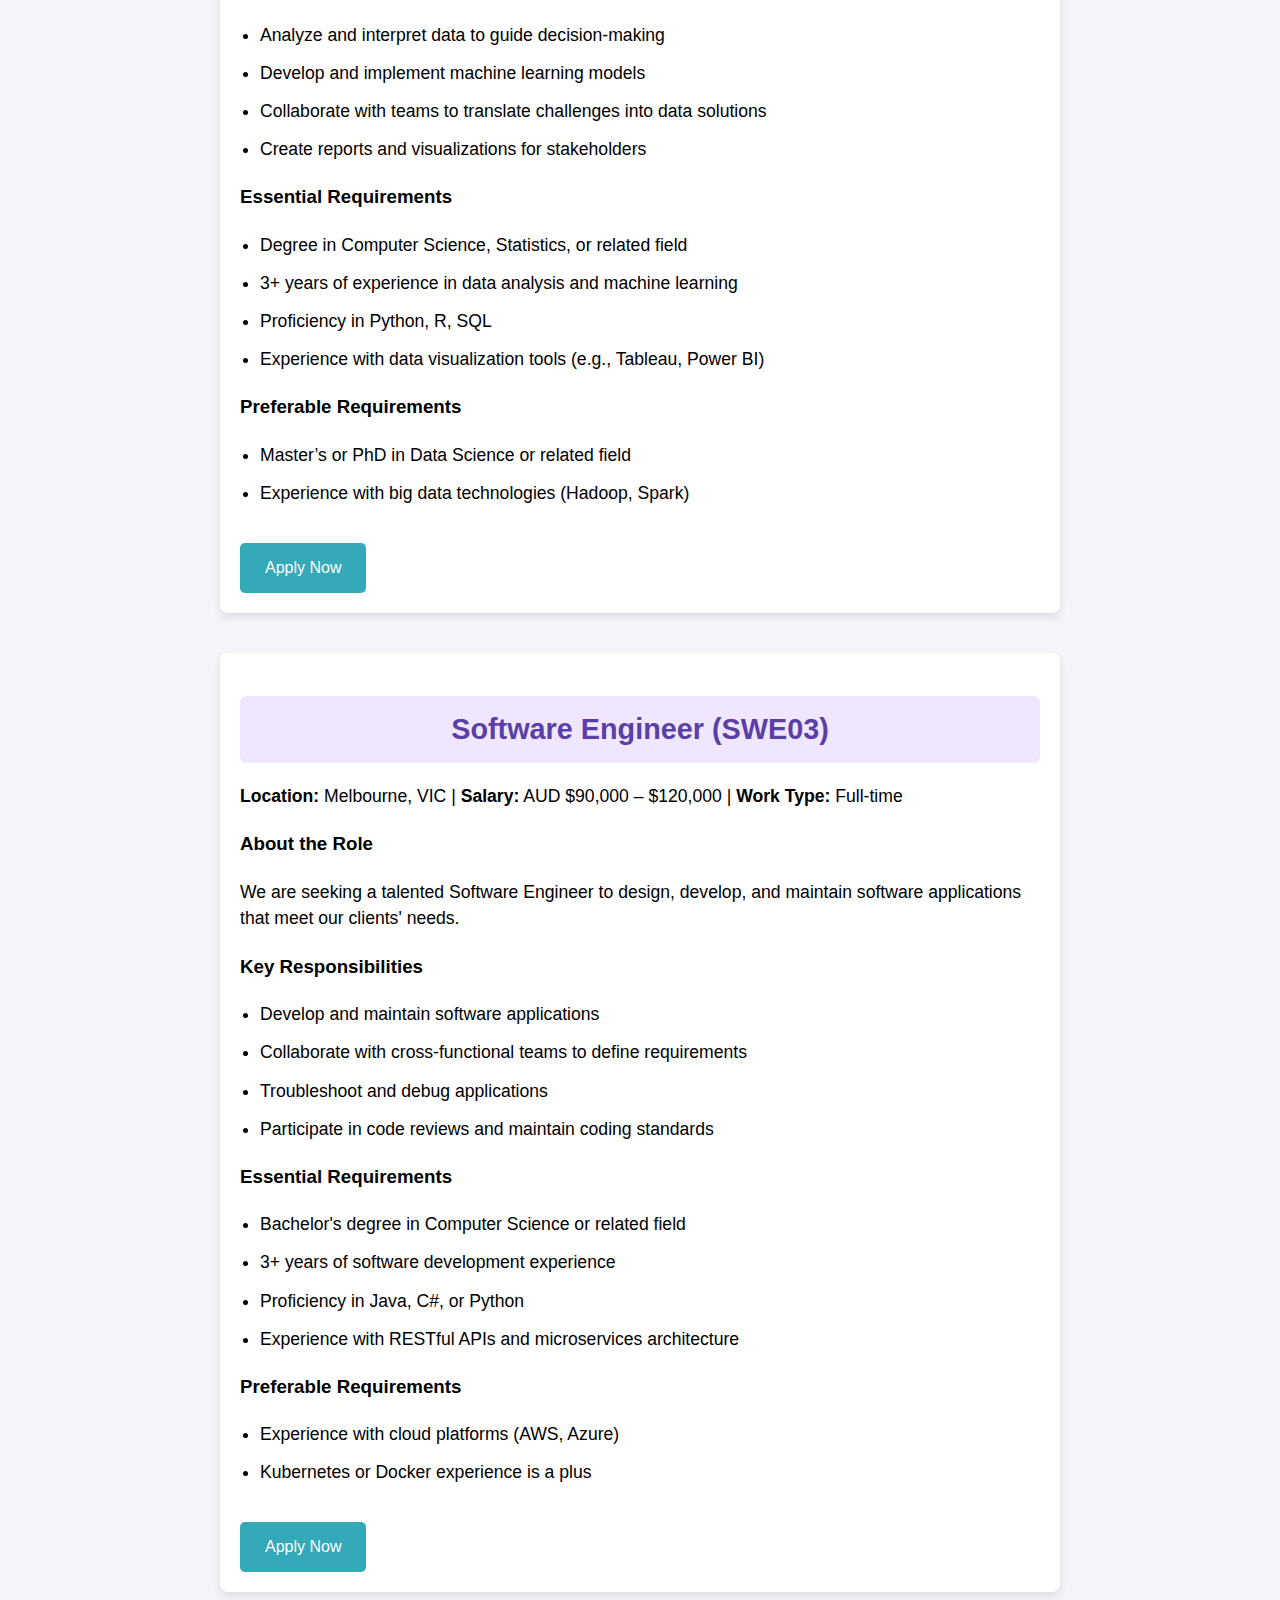
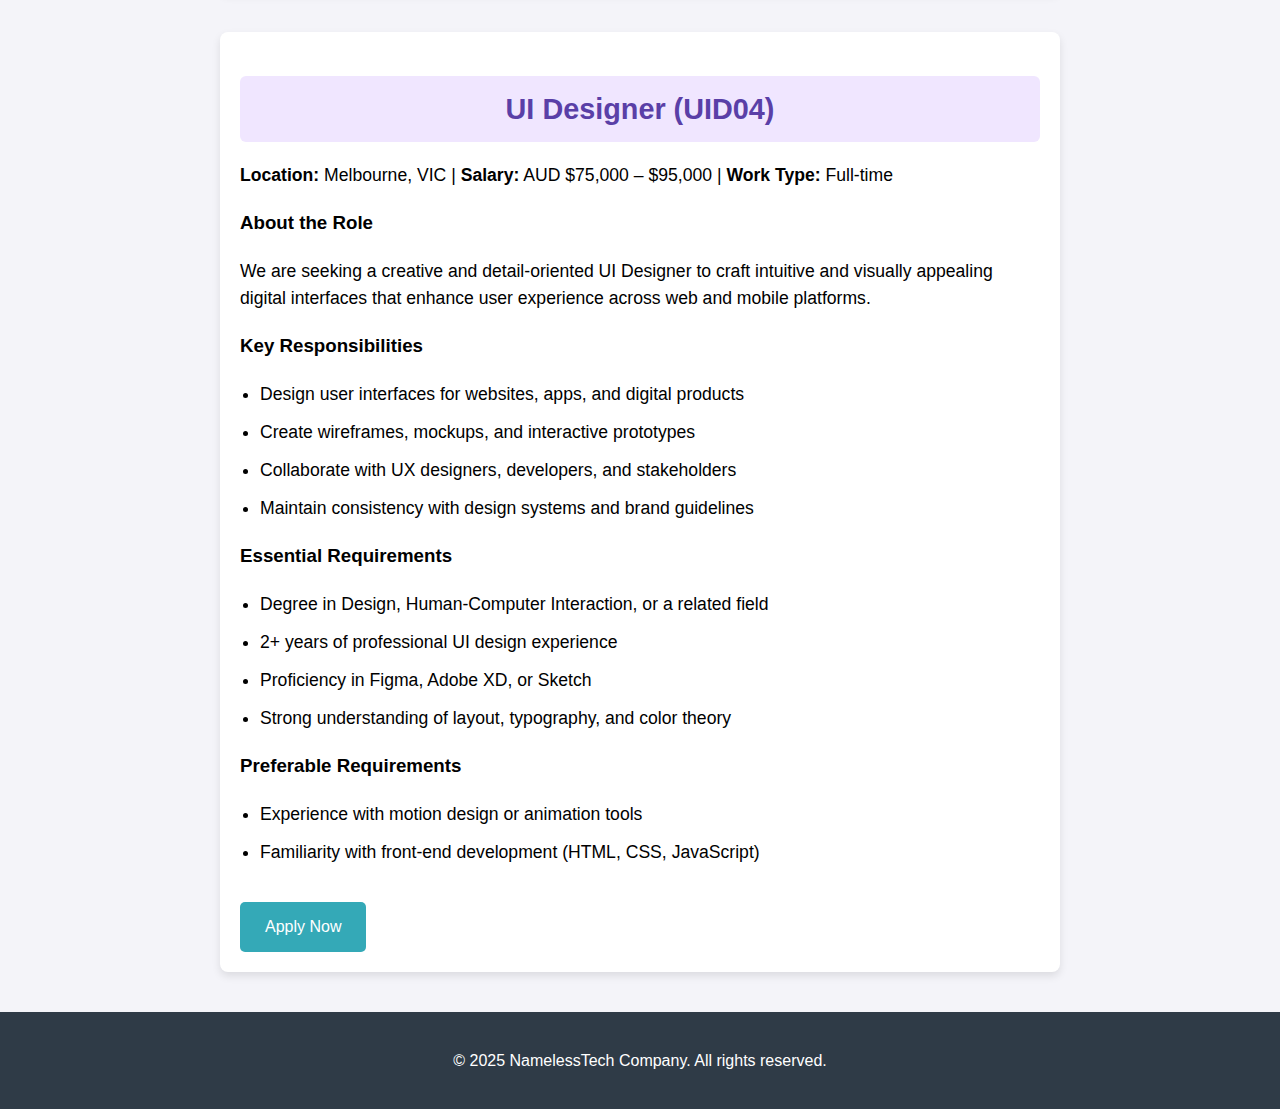
<file: project1/jobs.html>
<!DOCTYPE html>
<html lang="en">
<head>
  <meta charset="UTF-8">
  <meta name="viewport" content="width=device-width, initial-scale=1.0">
  <title>Job Descriptions</title>
  <link href="../styles/style.css" rel="stylesheet">
</head>

<body>

  <header class="hero">
    <h1>Job Descriptions</h1>
  </header>
  <div class="nav-section">
    <nav>
      <ul>
        <li><a href="index.html">Home</a></li>
        <li><a href="jobs.html">Jobs</a></li>
        <li><a href="apply.html">Apply</a></li>
        <li><a href="about.html">About Us</a></li>
        <li><a href="mailto:info@namelesstech.com.au" style="color: #5A3FA7;">Contact Us</a></li>
      </ul>
    </nav>
  </div>

  <!--Use ChatGPT to generate a job description info-->
  <!--IT support Technician Job-->
  <main>
    <section id="it-support" class="job-description-container">
      <h2>IT Support Technician (ITS01)</h2>
      <p><strong>Location:</strong> Melbourne, VIC | <strong>Salary:</strong> AUD $55,000 – $70,000 | <strong>Work Type:</strong> Full-time</p>

      <h3>About the Role</h3>
      <p>We are looking for an IT Support Technician to help maintain and troubleshoot our company's IT infrastructure, ensuring smooth day-to-day operations.</p>

      <h3>Key Responsibilities</h3>
      <ul>
        <li>Provide technical support for internal staff</li>
        <li>Install and configure hardware/software</li>
        <li>Monitor IT systems for optimal performance</li>
        <li>Assist with IT-related projects</li>
        <li>Document IT procedures and maintain a knowledge base</li>
      </ul>

      <h3>Essential Requirements</h3>
      <ul>
        <li>Degree in IT or a related field</li>
        <li>2+ years of IT support experience</li>
        <li>Knowledge of Windows, macOS, and Linux</li>
        <li>Networking and hardware troubleshooting skills</li>
      </ul>

      <h3>Preferable Requirements</h3>
      <ul>
        <li>Certifications: CompTIA A+, MCITP</li>
        <li>Experience with cloud services like AWS or Azure</li>
      </ul>

      <a href="../project1/apply.html" class="cta-button">Apply Now</a>
    </section>

    <!--Data Science Job-->

    <section id="data-scientist" class="job-description-container">
      <h2>Data Scientist (DTS02)</h2>
      <p><strong>Location:</strong> Melbourne, VIC | <strong>Salary:</strong> AUD $80,000 – $100,000 | <strong>Work Type:</strong> Full-time</p>

      <h3>About the Role</h3>
      <p>We are looking for a skilled Data Scientist to analyze and interpret complex datasets, providing actionable insights to guide business decisions.</p>

      <h3>Key Responsibilities</h3>
      <ul>
        <li>Analyze and interpret data to guide decision-making</li>
        <li>Develop and implement machine learning models</li>
        <li>Collaborate with teams to translate challenges into data solutions</li>
        <li>Create reports and visualizations for stakeholders</li>
      </ul>

      <h3>Essential Requirements</h3>
      <ul>
        <li>Degree in Computer Science, Statistics, or related field</li>
        <li>3+ years of experience in data analysis and machine learning</li>
        <li>Proficiency in Python, R, SQL</li>
        <li>Experience with data visualization tools (e.g., Tableau, Power BI)</li>
      </ul>

      <h3>Preferable Requirements</h3>
      <ul>
        <li>Master’s or PhD in Data Science or related field</li>
        <li>Experience with big data technologies (Hadoop, Spark)</li>
      </ul>

      <a href="../project1/apply.html" class="cta-button">Apply Now</a>
    </section>

    <!--Software Engineer Job-->
    <section id="software-engineer" class="job-description-container">
      <h2>Software Engineer (SWE03)</h2>
      <p><strong>Location:</strong> Melbourne, VIC | <strong>Salary:</strong> AUD $90,000 – $120,000 | <strong>Work Type:</strong> Full-time</p>

      <h3>About the Role</h3>
      <p>We are seeking a talented Software Engineer to design, develop, and maintain software applications that meet our clients' needs.</p>

      <h3>Key Responsibilities</h3>
      <ul>
        <li>Develop and maintain software applications</li>
        <li>Collaborate with cross-functional teams to define requirements</li>
        <li>Troubleshoot and debug applications</li>
        <li>Participate in code reviews and maintain coding standards</li>
      </ul>

      <h3>Essential Requirements</h3>
      <ul>
        <li>Bachelor's degree in Computer Science or related field</li>
        <li>3+ years of software development experience</li>
        <li>Proficiency in Java, C#, or Python</li>
        <li>Experience with RESTful APIs and microservices architecture</li>
      </ul>

      <h3>Preferable Requirements</h3>
      <ul>
        <li>Experience with cloud platforms (AWS, Azure)</li>
        <li>Kubernetes or Docker experience is a plus</li>
      </ul>

      <a href="../project1/apply.html" class="cta-button">Apply Now</a>
    </section>
    <section id="ui-designer" class="job-description-container">

      <!--UI Designer Job-->
      <h2>UI Designer (UID04)</h2>
      <p><strong>Location:</strong> Melbourne, VIC | <strong>Salary:</strong> AUD $75,000 – $95,000 | <strong>Work Type:</strong> Full-time</p>
    
      <h3>About the Role</h3>
      <p>We are seeking a creative and detail-oriented UI Designer to craft intuitive and visually appealing digital interfaces that enhance user experience across web and mobile platforms.</p>
    
      <h3>Key Responsibilities</h3>
      <ul>
        <li>Design user interfaces for websites, apps, and digital products</li>
        <li>Create wireframes, mockups, and interactive prototypes</li>
        <li>Collaborate with UX designers, developers, and stakeholders</li>
        <li>Maintain consistency with design systems and brand guidelines</li>
      </ul>
    
      <h3>Essential Requirements</h3>
      <ul>
        <li>Degree in Design, Human-Computer Interaction, or a related field</li>
        <li>2+ years of professional UI design experience</li>
        <li>Proficiency in Figma, Adobe XD, or Sketch</li>
        <li>Strong understanding of layout, typography, and color theory</li>
      </ul>
    
      <h3>Preferable Requirements</h3>
      <ul>
        <li>Experience with motion design or animation tools</li>
        <li>Familiarity with front-end development (HTML, CSS, JavaScript)</li>
      </ul>
    
      <a href="../project1/apply.html" class="cta-button">Apply Now</a>
    </section>
    
  </main>

 
    <aside class="sidebar">
      <h3>For any further questions, feel free to contact us:</h3>
      <ul>
        <strong>Contact us:</strong> (+61) 12 345 678</li><br>
        <strong>Office location:</strong> 123 Burwood, Hawthorn</li>
      </ul>
    </aside>
  
  

  <footer>
    <p>&copy; 2025 NamelessTech Company. All rights reserved.</p>
  </footer>

</body>
</html>
</file>
<file: styles/style.css>
/* General Container */
form.grid-layout {
  display: grid;
  grid-template-columns: 1fr 1fr;
  gap: 2em;
  padding: 1em;
  max-width: 1200px;
  margin: 0 auto;
}
  .container {
    grid-column: 1;
    width: 80%;
    max-width: 550px;
    margin: 0 auto;
    padding: 2em;
    background-color: #fff;
    border-radius: 8px;
    box-shadow: rgba(0, 0, 0, 0.1) 0px 4px 8px;
    height: 90%;
    text-align: center;
  }

  .container2 {
    grid-column: 2;
    width: 80%;
    max-width: 550px;
    margin: 0 auto;
    padding: 2em;
    background-color: #fff;
    border-radius: 8px;
    box-shadow: rgba(0, 0, 0, 0.1) 0px 4px 8px;
    height: 90%;
    text-align: center;
  }

  .header-apply {
    margin-top: 0;
    margin-bottom: 0%;
    background-color: #5A3FA7;
    padding: 1em 0;
    border-radius: 0px;
    border-bottom: 2px solid #dcdbe1;
    box-shadow: 0px 1px 8px 1px #9faef9,
                0px 2px 0px 0px #fafcfe,
                0px -2px 0px 0px #34217d;
    text-align: center;
    height: max-content;
    color: white;
  }
  .header-complete {
    margin-top: -20px;
    border-radius: 20px;
    background-color: #5A3FA7;
    margin-right: 37%;
    margin-left: 37%;
    padding: 1em 0;
    border-bottom: 2px solid #dcdbe1;
    box-shadow: 0px 1px 8px 1px #9faef9,
                0px 2px 0px 0px #fafcfe,
                0px -2px 0px 0px #34217d;
    text-align: center;
    color: white;
    font-size: 23px;
  }
  
  /* Labels */
  label {
    display: block;
    margin: 0.8em 0 0.2em;
    color: #34217d;
    font-size: 1.1em;
  }
  
  /* Inputs and Selects */
  input[type="text"], input[type="email"], input[type="tel"], input[type="file"], select {
    width: 50%;
    padding: 0.8em 1em;
    margin-bottom: 1.2em;
    border-radius: 5px;
    background-color: #fefbff;
    border: 1px solid #dcdbe1;
    box-shadow: rgba(0, 0, 0, 0.1) 0px 4px 8px;
    font-size: 1em;
    transition: all 0.3s ease-in-out;
  }
  
  input[type="text"]:focus, input[type="email"]:focus, input[type="tel"]:focus, input[type="file"]:focus, select:focus {
    border-color: #5061be;
    box-shadow: rgba(0, 0, 0, 0.1) 0px 4px 8px;
  }
  
  /* Gender Radios */

  fieldset {
    border: 2px solid #34217d;
    padding: 1em;
    border-radius: 8px;
    box-shadow: rgba(0, 0, 0, 0.1) 0px 4px 8px;
    background-color: #fefbff;
    margin: 0 auto;
    width: 80%;
  }
  
  legend {
    align-items: center;
    color: #34217d;
    font-size: 1.2em;
    text-align: center;
  }
  
  input[type="radio"] {
    margin-right: 0.5em;
  }
  
  input[type="radio"]:checked + label {
    color: #5061be;
  }

  .radio-row {
    display: flex;
    gap: 1.5em;
    align-items: center;
    margin-bottom: 1em;
    width: 20px;
    text-align: center;
  }

  .tskills {
    text-align: center;
  }
  
  .checkbox-group {
    display: block;
    margin: 0 auto;
    width: 85%;
}

  .checkbox-row{
    display: flex;
    flex-wrap: wrap;
    width: 100%;
    gap: 1.5em;
    align-items: center;
    margin-bottom: 1em;
    justify-content: center;
  }

  .other-skills {
    justify-content: center;
    grid-column: 2;
    margin-top: 1em;
    margin: 0 auto;
    width: 580px;
  }

  input[type="text"]#otherskills {
    width: 60%;
    height: 150px;
    margin: 0 auto;
  }
  
  select {
    background: #fefbff;
    padding: 0.8em 1em;
    border-radius: 5px;
    border: 1px solid #dcdbe1;
    box-shadow: rgba(0, 0, 0, 0.1) 0px 4px 8px;
  }
  
  input[type="submit"] {
    display: flex;
    width: 30%;
    background-color: #5061be;
    color: #fff;
    padding: 0.8em 1.5em;
    border: none;
    border-radius: 5px;
    margin-left: 185%;
    font-size: 1.2em;
    cursor: pointer;
    box-shadow: 0px 2px 4px 0px #34217d;
    transition: all 0.3s;
  }
  
  input[type="submit"]:hover {
    background-color: #3a4c96;
    box-shadow: 0px 4px 6px 0px #34217d;
  }
  
  /* Error Message Style */
  small {
    color: red;
    font-size: 0.9em;
    display: block;
    margin-top: 0.2em;
  }
  .footer-apply {
    text-align: center;
    background-color: #2F3B47; /* Charcoal grey */
    color: white;
    padding: 20px;
  }



/* Job Description */

body {
  font-family: Arial, sans-serif;
  margin: 0;
  padding: 0;
  background-color: #f4f7f6; /* Light grey background */
}

.section {
  padding: 50px;
  text-align: center;
}

.sidebar {
  position: absolute;
  top: 32%;
  right: 2%;
  text-align: left;
  width: 220px;
  background-color: #f4f7f6;
  padding: 20px;
  border-radius: 9px;
  box-shadow: 0 4px 8px rgba(0, 0, 0, 0.1);
}

.sidebar h3 {
  text-align: left;
  font-size: 1em;
  color: #000000;
  margin-bottom: 10px;
  font-weight: bold;
}

.sidebar ul {
  text-align: left;
  list-style: none;
  padding: 0;
  margin: 0;
}

.hero {
  margin-top: 0;
  margin-bottom: 0%;
  background-color: #5A3FA7;
  padding: 1em 0;
  border-radius: 0px;
  border-bottom: 2px solid #dcdbe1;
  box-shadow: 0px 1px 8px 1px #9faef9,
              0px 2px 0px 0px #fafcfe,
              0px -2px 0px 0px #34217d;
  text-align: center;
  height: max-content;
  color: white;
}

.job-description-container {
  background-color: white;
  max-width: 800px;
  margin: 40px auto;
  padding: 20px;
  box-shadow: 0 4px 8px rgba(0, 0, 0, 0.1);
  border-radius: 8px;
  text-align: left;
}

.job-description-container h2 {
  color: #5A3FA7; /* Main purple color */
  font-size: 1.8em;
}

.job-description-container p {
  font-size: 1.1em;
  line-height: 1.5;
  margin: 20px 0;
}

.job-description-container ul,
.job-description-container ol {
  padding-left: 20px;
}

.job-description-container ul li,
.job-description-container ol li {
  font-size: 1.1em;
  margin-bottom: 10px;
}

.cta-button {
  padding: 12px 25px;
  background-color: #34A9B7; /* Teal */
  color: white;
  text-decoration: none;
  border-radius: 5px;
  margin-top: 20px;
  display: inline-block;
}

.cta-button:hover {
  background-color: #2F3B47; /* Charcoal grey on hover */
}

footer {
  text-align: center;
  background-color: #2F3B47; /* Charcoal grey */
  color: white;
  padding: 20px;
}

/* Index Page Custom Styles */

.index-hero {
  margin-top: 0;
  background-color: #5A3FA7;
  padding: 1em 0;
  border-bottom: 2px solid #dcdbe1;
  box-shadow: 0px 1px 8px 1px #9faef9,
              0px 2px 0px 0px #fafcfe,
              0px -2px 0px 0px #34217d;
  text-align: center;
  color: white;
}

.index-hero h1 {
  color: white;
  font-size: 3em;
  margin: 0;
}

.index-hero p {
  font-size: 1.2em;
}

.index-section {
  padding: 50px;
  text-align: center;
  background-color: #f4f7f6;
}

.index-container {
  background-color: white;
  max-width: 800px;
  margin: 40px auto;
  padding: 20px;
  box-shadow: 0 4px 8px rgba(0, 0, 0, 0.1);
  border-radius: 8px;
  text-align: left;
}

.index-container h2 {
  color: #5A3FA7;
  font-size: 1.8em;
}

.index-container p {
  font-size: 1.1em;
  line-height: 1.5;
  margin: 20px 0;
}

.index-footer {
  text-align: center;
  background-color: #2F3B47;
  color: white;
  padding: 20px;
}

.index-footer a {
  color: #9faef9;
  text-decoration: none;
}

.index-footer a:hover {
  text-decoration: underline;
}

.index-hero img {
  cursor: pointer;
}
.index-hero-banner {
  position: relative;
  text-align: center;
  background-color: #f4f7f6;
}


.index-hero-banner-image img {
  width: 100%;
  height: 100%;
  object-fit: cover;         
  object-position: center;   
  display: block;
}




/* About Us */
body {
  font-family: Arial, sans-serif;
  margin: 0;
  padding: 0;
  background-color: #f4f4f9; 
  color: black; 
  line-height: 1.6;
}

header {
  margin-top: 0;
  margin-bottom: 0%;
  background-color: #5A3FA7;
  padding: 1em 0;
  border-radius: 0px;
  border-bottom: 2px solid #dcdbe1;
  box-shadow: 0px 1px 8px 1px #9faef9,
              0px 2px 0px 0px #fafcfe,
              0px -2px 0px 0px #34217d;
  text-align: center;
  height: max-content;
  color: white;
}

h1 {
  font-size: 2.5em;
  margin-bottom: 10px;
  font-weight: bold;
}

h2 {
  font-size: 1.8em;
  color: #5A3FA7;
  margin-bottom: 10px;
  text-align: center;
}

section h2 {
  background-color: #f0e6ff;
  padding: 10px 15px;
  border-radius: 6px;
  font-size: 1.5em;
}

/* Student Id */
.student-id-card {
  background-color: #f9f7ff;
  border: 1px solid #d1c4e9;
  border-radius: 10px;
  padding: 20px;
  max-width: 600px;
  margin: auto;
  box-shadow: 0 2px 8px rgba(90, 63, 167, 0.1);
}

.student {
  display: flex;
  justify-content: space-between;
  align-items: center;
  padding: 12px 16px;
  margin-bottom: 10px;
  border-radius: 6px;
  background-color: #fff;
}

.student:hover {
  background-color: #f4e1ff;
  transform: translate(5px);
}

.student .name {
  font-weight: bold;
  font-size: 1em;
  color: #5A3FA7;
}

.id {
  font-size: 0.9em;
}

/* Contributions */
dl {
  color: black; 
  margin-right: 10%
}

dt {
  font-weight: bold;
  color: #5A3FA7; 
  margin-top: 10px;
}

dd {
  background-color: #f4f0ff;
  margin: 0;
  padding: 15px 20px 20px 20px;
  border-bottom-left-radius: 10px;
  border-bottom-right-radius: 10px;
  border-left: 6px solid #5A3FA7;
  font-size: 1.05em;
  color: #333;
  position: relative;
}

/* Table */
table {
  width: 100%;
  border-collapse: collapse;
  border: 2px solid #5A3FA7; 
  margin-bottom: 30px;
}

th {
  padding: 15px;
  border: 1px solid #5A3FA7; 
  text-align: center;
}

td {
  padding: 15px;
  border: 1px solid #5A3FA7; 
  text-align: center;
  background-color: #f0e6ff;
}

td:hover {
  background-color: #e0ccff;
}

caption {
  font-size: 1.2em;
  margin: 10px;
  font-weight: bold;
}

/* Group Photo */
figure {
  text-align: center;
  border: 2px solid #5A3FA7; 
  padding: 10px;
  margin-bottom: 30px;
}

img {
  width: 80%;
  max-width: 700px;
  border-radius: 7px; 
}

/* Section boxes */
section {
  margin-bottom: 40px;
  padding: 25px;
  background-color: #ffffff;
  box-shadow: 0 4px 6px rgba(0, 0, 0, 0.1);
}

.nav-section {
  margin-bottom: 40px;
  padding: 25px;
  background-color: #ffffff;
  box-shadow: 0 4px 6px rgba(0, 0, 0, 0.1);
}

form {
  margin: 30px auto;
  padding: 20px;
  width: 80%;
  max-width: 600px;
  background-color: #fff;
  border-radius: 8px;
  box-shadow: 0 4px 6px rgba(0, 0, 0, 0.1);
}

/* Footer */
footer {
  text-align: center;
  margin-top: 40px;
  padding: 20px;
  color: white;
}




/* Code for home page*/
.index-hero img {
  cursor: pointer;
}
.index-hero-banner {
  position: relative;
  text-align: center;
  background-color: #f4f7f6;
}

.index-hero-banner-image {
  position: relative;
  overflow: hidden;
}

.index-hero-banner-image {
  position: relative;
  width: 100%;
  height: 400px; 
  overflow: hidden;
  display: flex;
  justify-content: center;
  align-items: center;
  background-color: #f4f7f6;
}

.index-hero-banner-image img {
  width: 100%;
  height: 100%;
  object-fit: cover;         
  object-position: center;   
  display: block;
}
.index-hero img {
  width: 20%;
  min-width: 100px;
  max-width: 200px;
  height: auto;
  margin-bottom: 10px;
  cursor: pointer;
  transition: transform 0.3s ease;
}

.index-hero img:hover {
  transform: scale(1.05); 
}

@media (max-width: 600px) {
  .index-hero img {
    width: 40%;
  }
}

@media (max-width: 992px) {
  .index-hero img {
    width: 30%;
  }
}
nav ul {
  font-size: 1.2em; 
}

nav ul li a {
  color: #5A3FA7; 
  text-decoration: none; 
  transition: color 0.3s ease; 
}

nav ul li a:hover {
  color: #34217d; 
}
nav ul {
  list-style: none;
  padding: 0;
  margin: 0;
  display: flex; 
  justify-content: center;
  gap: 2em;
  font-size: 1.2em;
  flex-wrap: wrap;
}
</file>
